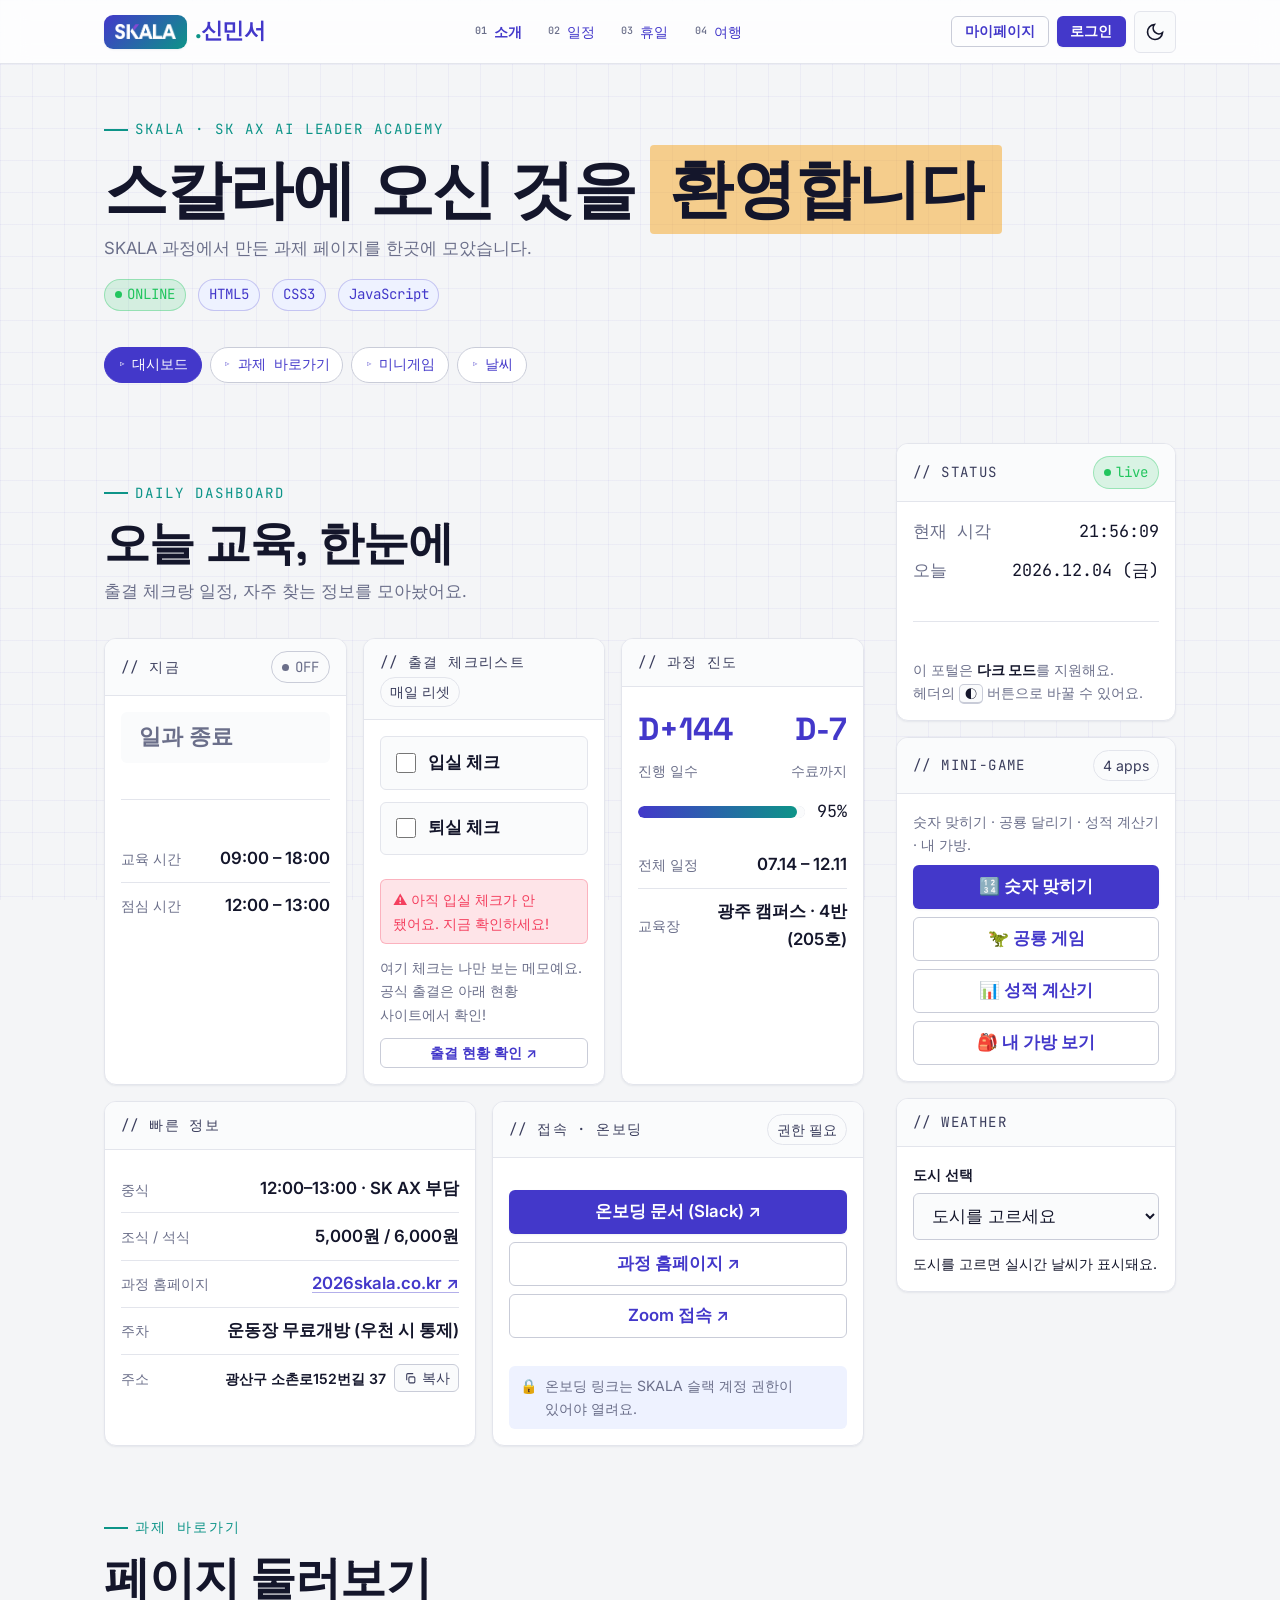
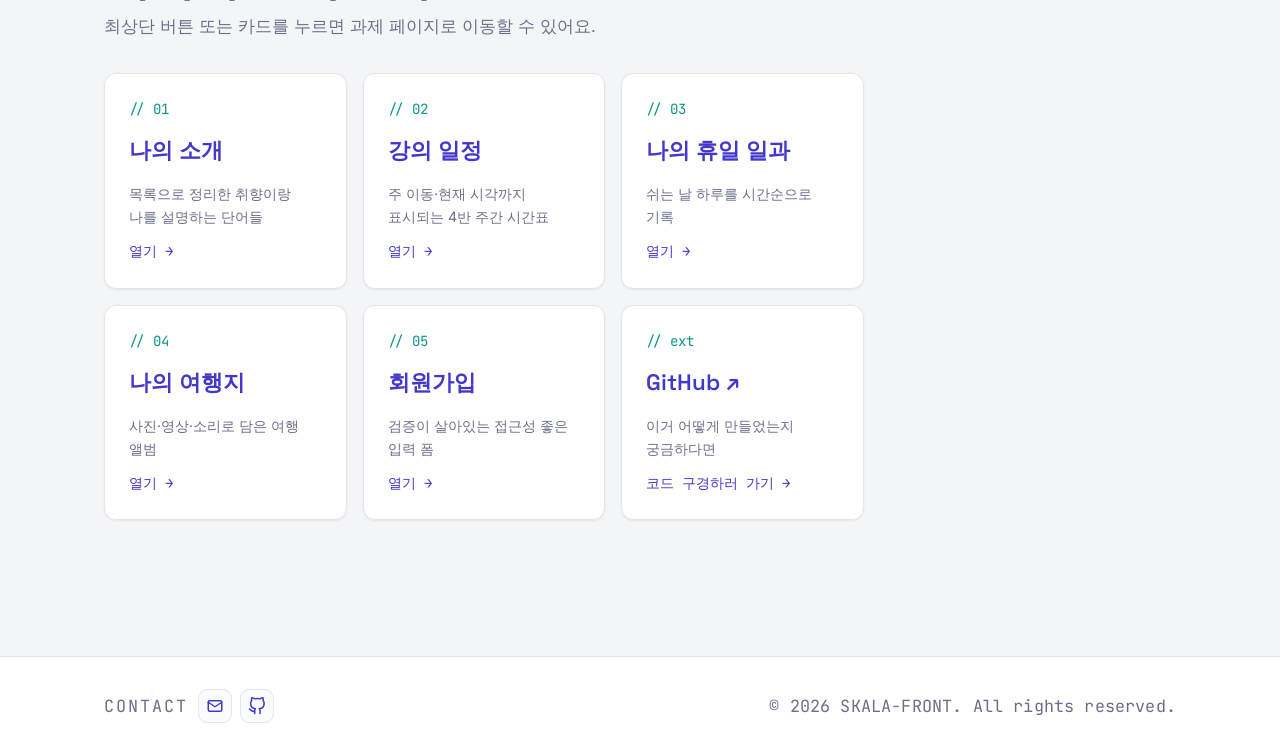
<file: index.html>
<!DOCTYPE html>
<html lang="ko" data-theme="light">
<head>
  <meta charset="UTF-8" />
  <meta name="viewport" content="width=device-width, initial-scale=1.0" />
  <meta name="description" content="SKALA AI 개발 과정 과제를 한 곳에 모은 신민서의 개인 포털 — 소개·일정·휴일·여행·회원가입과 미니 앱." />
  <meta name="author" content="신민서" />
  <meta name="color-scheme" content="light dark" />
  <meta name="theme-color" content="#4338ca" />
  <title>Welcome SKALA · 신민서</title>

  <!-- 파비콘 (인라인 SVG) -->
  <link rel="icon" href="data:image/svg+xml,%3Csvg xmlns='http://www.w3.org/2000/svg' viewBox='0 0 32 32'%3E%3Crect width='32' height='32' rx='8' fill='%234338ca'/%3E%3Ctext x='16' y='22' font-family='monospace' font-size='16' font-weight='700' fill='white' text-anchor='middle'%3ES%3C/text%3E%3C/svg%3E" />

  <!-- Google Fonts (미션1: 구글 폰트 link) -->
  <link rel="preconnect" href="https://fonts.googleapis.com" />
  <link rel="preconnect" href="https://fonts.gstatic.com" crossorigin />
  <link href="https://fonts.googleapis.com/css2?family=Inter:wght@400;500;600;700&family=Space+Grotesk:wght@400;500;600;700&family=JetBrains+Mono:wght@400;500;700&display=swap" rel="stylesheet" />

  <!-- 공통 스타일시트 -->
  <link rel="stylesheet" href="css/style.css" />

  <!-- 다크모드 FOUC 방지: 페인트 전에 저장된 테마 즉시 적용 -->
  <script>
    (function () {
      try {
        var t = localStorage.getItem("skala-theme");
        if (!t) t = matchMedia("(prefers-color-scheme: dark)").matches ? "dark" : "light";
        document.documentElement.setAttribute("data-theme", t);
      } catch (e) {}
    })();
  </script>
</head>

<body class="page">
  <a class="skip-link" href="#main">본문으로 건너뛰기</a>

  <!-- ============================ 헤더 / 네비 ============================ -->
  <header class="site-header">
    <div class="container">
      <a class="brand" href="index.html" aria-label="SKALA 신민서 홈">
        <span class="brand__logo" aria-hidden="true"><img src="media/skala-logo.png" alt="" /></span>
        <span><span class="brand__dot">.</span>신민서</span>
      </a>

      <nav class="nav" data-nav aria-label="주요 메뉴">
        <ul class="nav__list">
          <li><a class="nav__link" href="html/myProfile.html"><span class="idx">01</span> 소개</a></li>
          <li><a class="nav__link" href="html/myClass.html"><span class="idx">02</span> 일정</a></li>
          <li><a class="nav__link" href="html/myHoliday.html"><span class="idx">03</span> 휴일</a></li>
          <li><a class="nav__link" href="html/myTrip.html"><span class="idx">04</span> 여행</a></li>
        </ul>
      </nav>

      <div class="header-actions">
        <span class="auth-user" data-auth-user hidden></span>
        <a class="btn btn--ghost btn--sm" href="html/myPage.html" data-mypage-link>마이페이지</a>
        <button class="btn btn--sm" type="button" data-auth-btn>로그인</button>
        <button class="icon-btn" type="button" data-theme-toggle aria-pressed="false" aria-label="다크 모드로 전환" title="다크 모드">
          <svg class="icon-moon" viewBox="0 0 24 24" fill="none" stroke="currentColor" stroke-width="2" aria-hidden="true"><path d="M21 12.8A9 9 0 1 1 11.2 3a7 7 0 0 0 9.8 9.8z"/></svg>
          <svg class="icon-sun" viewBox="0 0 24 24" fill="none" stroke="currentColor" stroke-width="2" aria-hidden="true"><circle cx="12" cy="12" r="4"/><path d="M12 2v2M12 20v2M4.9 4.9l1.4 1.4M17.7 17.7l1.4 1.4M2 12h2M20 12h2M4.9 19.1l1.4-1.4M17.7 6.3l1.4-1.4"/></svg>
        </button>
        <button class="nav-toggle" type="button" data-nav-toggle aria-expanded="false" aria-label="메뉴 열기">
          <svg viewBox="0 0 24 24" width="22" height="22" fill="none" stroke="currentColor" stroke-width="2" aria-hidden="true"><path d="M3 6h18M3 12h18M3 18h18"/></svg>
        </button>
      </div>
    </div>
  </header>

  <!-- ============================ 본문 ============================ -->
  <main id="main">
    <div class="container">

      <!-- Hero (환영 헤딩) -->
      <section class="page-hero" aria-labelledby="hero-title">
        <p class="eyebrow">SKALA · SK AX AI Leader Academy</p>
        <h1 id="hero-title">스칼라에 오신 것을 <mark>환영합니다</mark></h1>
        <p class="section-lead">
          SKALA 과정에서 만든 과제 페이지를 한곳에 모았습니다.
        </p>
        <div class="row-wrap gap-3 mt-4">
          <span class="badge badge--live"><span class="dot" aria-hidden="true"></span> ONLINE</span>
          <span class="badge">HTML5</span>
          <span class="badge">CSS3</span>
          <span class="badge">JavaScript</span>
        </div>
      </section>

      <!-- 점프 내비: 클릭 시 해당 섹션으로 이동 + 스크롤 추적 -->
      <nav class="jump-nav" aria-label="섹션 바로가기">
        <a class="chip" href="#onboarding"><span class="idx">▹</span> 대시보드</a>
        <a class="chip" href="#shortcuts"><span class="idx">▹</span> 과제 바로가기</a>
        <a class="chip" href="#game"><span class="idx">▹</span> 미니게임</a>
        <a class="chip" href="#weather"><span class="idx">▹</span> 날씨</a>
      </nav>

      <!-- 포털 그리드: 좌(대시보드 + 바로가기) · 우(status·미니앱 sticky 사이드바) -->
      <div class="portal-grid">
        <div class="portal-main">

      <!-- ================= 온보딩 대시보드 (교육 중 실사용, dashboard.js) ================= -->
      <section id="onboarding" class="section spotlight" aria-labelledby="dash-title">
        <p class="eyebrow">Daily Dashboard</p>
        <h2 id="dash-title">오늘 교육, 한눈에</h2>
        <p class="section-lead">출결 체크랑 일정, 자주 찾는 정보를 모아놨어요.</p>

        <div class="dash-grid stagger mt-6">

          <!-- 지금 상태 -->
          <div class="widget">
            <div class="widget__head"><span class="widget__title">// 지금</span><span class="badge badge--live" id="status-live" hidden><span class="dot" aria-hidden="true"></span> live</span></div>
            <div class="widget__body stack stack-3">
              <span class="status-pill" id="status-pill" data-tone="muted">확인 중…</span>
              <p class="countdown" id="status-countdown">계산 중…</p>
              <hr class="divider mb-0" />
              <ul class="info-list">
                <li><span class="k">교육 시간</span><span class="v">09:00 – 18:00</span></li>
                <li><span class="k">점심 시간</span><span class="v">12:00 – 13:00</span></li>
              </ul>
            </div>
          </div>

          <!-- 출결 체크 (localStorage, 매일 리셋) -->
          <div class="widget">
            <div class="widget__head"><span class="widget__title">// 출결 체크리스트</span><span class="tag">매일 리셋</span></div>
            <div class="widget__body stack stack-3">
              <label class="check-item"><input type="checkbox" data-check="in" /><span class="label">입실 체크</span></label>
              <label class="check-item"><input type="checkbox" data-check="out" /><span class="label">퇴실 체크</span></label>
              <p id="attend-warn" class="attend-warn" role="alert"></p>
              <small>여기 체크는 나만 보는 메모예요. 공식 출결은 아래 현황 사이트에서 확인!</small>
              <a class="btn btn--ghost btn--sm btn--block" href="https://student.skala-ai.com/login" target="_blank" rel="noopener noreferrer">출결 현황 확인 ↗</a>
            </div>
          </div>

          <!-- 과정 진도 (D-day) -->
          <div class="widget">
            <div class="widget__head"><span class="widget__title">// 과정 진도</span></div>
            <div class="widget__body stack stack-4">
              <div class="row between">
                <div class="stat"><span class="num" id="dday-elapsed">D+1</span><span class="lbl">진행 일수</span></div>
                <div class="stat" style="text-align:right"><span class="num" id="dday-remain">D-150</span><span class="lbl">수료까지</span></div>
              </div>
              <div class="progress-row">
                <progress id="progress-bar" max="100" value="0">0%</progress>
                <span class="mono" id="progress-pct">0%</span>
              </div>
              <ul class="info-list">
                <li><span class="k">전체 일정</span><span class="v">07.14 – 12.11</span></li>
                <li><span class="k">교육장</span><span class="v">광주 캠퍼스 · 4반(205호)</span></li>
              </ul>
            </div>
          </div>

          <!-- 빠른 정보 (비민감) -->
          <div class="widget span-6">
            <div class="widget__head"><span class="widget__title">// 빠른 정보</span></div>
            <div class="widget__body">
              <ul class="info-list">
                <li><span class="k">중식</span><span class="v">12:00–13:00 · SK AX 부담</span></li>
                <li><span class="k">조식 / 석식</span><span class="v">5,000원 / 6,000원</span></li>
                <li><span class="k">과정 홈페이지</span><span class="v"><a href="https://2026skala.co.kr" target="_blank" rel="noopener">2026skala.co.kr ↗</a></span></li>
                <li><span class="k">주차</span><span class="v">운동장 무료개방 (우천 시 통제)</span></li>
                <li>
                  <span class="k">주소</span>
                  <span class="row gap-2">
                    <span class="v" style="font-size:var(--step--1)">광산구 소촌로152번길 37</span>
                    <button class="copy-btn" type="button" data-copy="전남 광주 광산구 소촌로152번길 37" aria-label="주소 복사">
                      <svg viewBox="0 0 24 24" width="14" height="14" fill="none" stroke="currentColor" stroke-width="2" aria-hidden="true"><rect x="9" y="9" width="11" height="11" rx="2"/><path d="M5 15V5a2 2 0 0 1 2-2h10"/></svg>복사
                    </button>
                  </span>
                </li>
              </ul>
            </div>
          </div>

          <!-- 접속 · 온보딩 (민감정보는 코드에 없음 → 권한 필요한 문서/사이트로 링크) -->
          <div class="widget span-6">
            <div class="widget__head"><span class="widget__title">// 접속 · 온보딩</span><span class="tag">권한 필요</span></div>
            <div class="widget__body stack stack-4">
              <p class="text-muted" style="font-size:var(--step--1)">
              </p>
              <div class="stack stack-2">
                <a class="btn btn--block" href="https://theskala.slack.com/docs/T089ENT4A2D/F0BHKPV6Q3A" target="_blank" rel="noopener noreferrer">온보딩 문서 (Slack) ↗</a>
                <a class="btn btn--ghost btn--block" href="https://2026skala.co.kr" target="_blank" rel="noopener noreferrer">과정 홈페이지 ↗</a>
                <a class="btn btn--ghost btn--block" href="https://zoom.us/join" target="_blank" rel="noopener noreferrer">Zoom 접속 ↗</a>
              </div>
              <p class="privacy-note">
                <span aria-hidden="true">🔒</span>
                <span>온보딩 링크는 SKALA 슬랙 계정 권한이 있어야 열려요.</span>
              </p>
            </div>
          </div>

        </div>
      </section>

      <!-- 좌: 바로가기 카드 (각 과제 페이지로 연결) -->
      <section id="shortcuts" class="section spotlight" aria-labelledby="nav-title">
            <p class="eyebrow">과제 바로가기</p>
            <h2 id="nav-title">페이지 둘러보기</h2>
            <p class="section-lead">최상단 버튼 또는 카드를 누르면 과제 페이지로 이동할 수 있어요.</p>

            <div class="card-grid stagger mt-6">
              <a class="card link-card" href="html/myProfile.html">
                <span class="link-card__idx">// 01</span>
                <span class="link-card__title">나의 소개</span>
                <span class="link-card__desc">목록으로 정리한 취향이랑 나를 설명하는 단어들</span>
                <span class="link-card__cta">열기 →</span>
              </a>
              <a class="card link-card" href="html/myClass.html">
                <span class="link-card__idx">// 02</span>
                <span class="link-card__title">강의 일정</span>
                <span class="link-card__desc">주 이동·현재 시각까지 표시되는 4반 주간 시간표</span>
                <span class="link-card__cta">열기 →</span>
              </a>
              <a class="card link-card" href="html/myHoliday.html">
                <span class="link-card__idx">// 03</span>
                <span class="link-card__title">나의 휴일 일과</span>
                <span class="link-card__desc">쉬는 날 하루를 시간순으로 기록</span>
                <span class="link-card__cta">열기 →</span>
              </a>
              <a class="card link-card" href="html/myTrip.html">
                <span class="link-card__idx">// 04</span>
                <span class="link-card__title">나의 여행지</span>
                <span class="link-card__desc">사진·영상·소리로 담은 여행 앨범</span>
                <span class="link-card__cta">열기 →</span>
              </a>
              <a class="card link-card" href="html/signUp.html">
                <span class="link-card__idx">// 05</span>
                <span class="link-card__title">회원가입</span>
                <span class="link-card__desc">검증이 살아있는 접근성 좋은 입력 폼</span>
                <span class="link-card__cta">열기 →</span>
              </a>
              <a class="card link-card" href="https://github.com/siamin20/skala-front#readme" target="_blank" rel="noopener">
                <span class="link-card__idx">// ext</span>
                <span class="link-card__title">GitHub ↗</span>
                <span class="link-card__desc">이거 어떻게 만들었는지 궁금하다면</span>
                <span class="link-card__cta">코드 구경하러 가기 →</span>
              </a>
            </div>
          </section>
        </div>

        <!-- 우: 사이드바 (부가 정보 + 미니 앱 마운트) -->
        <aside class="portal-aside" aria-label="상태 및 미니 앱">

          <!-- 라이브 상태 위젯 (현재 작동) -->
          <div class="widget reveal">
            <div class="widget__head">
              <span class="widget__title">// status</span>
              <span class="badge badge--live"><span class="dot" aria-hidden="true"></span> live</span>
            </div>
            <div class="widget__body stack stack-3">
              <div class="row between">
                <span class="text-muted mono">현재 시각</span>
                <time class="mono" id="clock" aria-live="off">--:--:--</time>
              </div>
              <div class="row between">
                <span class="text-muted mono">오늘</span>
                <time class="mono" id="today"></time>
              </div>
              <hr class="divider mb-0" />
              <p class="text-muted" style="font-size:var(--step--1)">
                이 포털은 <strong>다크 모드</strong>를 지원해요. 헤더의 <kbd>◐</kbd> 버튼으로 바꿀 수 있어요.
              </p>
            </div>
          </div>

          <!-- 미니앱 위젯 (upDown · dino · grade · bag) — 게임+도구 통합 -->
          <div class="widget reveal spotlight" id="game">
            <div class="widget__head">
              <span class="widget__title">// mini-game</span>
              <span class="tag">4 apps</span>
            </div>
            <div class="widget__body stack stack-2">
              <p class="text-muted" style="font-size:var(--step--1)">숫자 맞히기 · 공룡 달리기 · 성적 계산기 · 내 가방.</p>
              <button class="btn btn--block" type="button" data-game-start>🔢 숫자 맞히기</button>
              <button class="btn btn--ghost btn--block" type="button" data-dino-start>🦖 공룡 게임</button>
              <button class="btn btn--ghost btn--block" type="button" data-grade-open>📊 성적 계산기</button>
              <button class="btn btn--ghost btn--block" type="button" data-bag-open>🎒 내 가방 보기</button>
            </div>
          </div>

          <!-- 날씨 위젯 (JS 과제 때 weatherAPI 연결 예정) -->
          <div class="widget reveal spotlight" id="weather">
            <div class="widget__head">
              <span class="widget__title">// weather</span>
            </div>
            <div class="widget__body stack stack-3">
              <div class="field mb-0">
                <label for="city-select">도시 선택</label>
                <select class="select" id="city-select">
                  <option value="" selected disabled>도시를 고르세요</option>
                  <option value="__geo__">📍 현재 위치</option>
                  <optgroup label="국내">
                    <option value="서울">서울</option>
                    <option value="판교">판교</option>
                    <option value="광주">광주</option>
                    <option value="울산">울산</option>
                    <option value="부산">부산</option>
                  </optgroup>
                  <optgroup label="해외">
                    <option value="도쿄">도쿄</option>
                    <option value="오사카">오사카</option>
                    <option value="타이베이">타이베이</option>
                    <option value="싱가포르">싱가포르</option>
                    <option value="파리">파리</option>
                    <option value="런던">런던</option>
                    <option value="뉴욕">뉴욕</option>
                    <option value="시드니">시드니</option>
                  </optgroup>
                </select>
              </div>
              <div id="weather-box" class="wx-box text-muted" style="font-size:var(--step--1)" aria-live="polite">
                도시를 고르면 실시간 날씨가 표시돼요.
              </div>
            </div>
          </div>

        </aside>
      </div>
    </div>
  </main>

  <!-- ============================ 푸터 ============================ -->
  <footer class="site-footer">
    <div class="container">
      <address class="foot-contact">
        <span class="foot-contact__label">Contact</span>
        <a class="foot-ico" href="mailto:msshin132529@gmail.com" aria-label="이메일 보내기" title="msshin132529@gmail.com">
          <svg viewBox="0 0 24 24" width="18" height="18" fill="none" stroke="currentColor" stroke-width="2" stroke-linecap="round" stroke-linejoin="round" aria-hidden="true"><rect x="3" y="5" width="18" height="14" rx="2"/><path d="m3 7 9 6 9-6"/></svg>
        </a>
        <a class="foot-ico" href="https://github.com/siamin20" target="_blank" rel="noopener" aria-label="GitHub 프로필 (새 창)" title="github.com/siamin20">
          <svg viewBox="0 0 24 24" width="18" height="18" fill="none" stroke="currentColor" stroke-width="2" stroke-linecap="round" stroke-linejoin="round" aria-hidden="true"><path d="M9 19c-5 1.5-5-2.5-7-3m14 6v-3.87a3.37 3.37 0 0 0-.94-2.61c3.14-.35 6.44-1.54 6.44-7A5.44 5.44 0 0 0 20 4.77 5.07 5.07 0 0 0 19.91 1S18.73.65 16 2.48a13.38 13.38 0 0 0-7 0C6.27.65 5.09 1 5.09 1A5.07 5.07 0 0 0 5 4.77a5.44 5.44 0 0 0-1.5 3.78c0 5.42 3.3 6.61 6.44 7A3.37 3.37 0 0 0 9 18.13V22"/></svg>
        </a>
      </address>
      <p class="foot-meta">&copy; <time datetime="2026">2026</time> SKALA-FRONT. All rights reserved.</p>
    </div>
  </footer>

  <button class="to-top" type="button" data-to-top aria-label="맨 위로 이동">
    <svg viewBox="0 0 24 24" width="20" height="20" fill="none" stroke="currentColor" stroke-width="2.5" aria-hidden="true"><path d="M12 19V5M5 12l7-7 7 7"/></svg>
  </button>

  <!-- ===== 미니게임: Up & Down (upDown.js) ===== -->
  <dialog class="game-dialog" id="upDownDialog" aria-labelledby="udTitle">
    <div class="dialog__body">
      <h3 id="udTitle">🎯 Up &amp; Down</h3>
      <p class="text-muted" style="font-size:var(--step--1)">1부터 50까지, 숨겨진 숫자를 맞혀보세요.</p>
      <form class="ud-form" data-ud-form>
        <input class="input" type="number" min="1" max="50" inputmode="numeric" placeholder="1 ~ 50" data-ud-input aria-label="추측할 숫자" required />
        <button class="btn" type="submit">확인</button>
      </form>
      <p class="ud-hint" data-ud-hint aria-live="polite">숫자를 입력하고 확인을 눌러요.</p>
      <ul class="ud-log" data-ud-log aria-label="시도 기록"></ul>
      <div class="ud-foot">
        <span class="mono" data-ud-count>시도 0회</span>
        <button class="btn btn--ghost btn--sm" type="button" data-ud-reset>새 게임</button>
      </div>
      <button class="btn btn--ghost btn--sm ud-close" type="button" data-ud-close>닫기</button>
      <button class="classic-link" type="button" data-ud-classic>⌨ 교재 방식(prompt)으로 하기</button>
    </div>
  </dialog>

  <!-- ===== 공룡 게임 (dino.js · canvas) ===== -->
  <dialog class="dino-dialog" id="dinoDialog" aria-labelledby="dinoTitle">
    <div class="dialog__body">
      <h3 id="dinoTitle">🦖 공룡 게임</h3>
      <p class="text-muted" style="font-size:var(--step--1)">스페이스 · 클릭 · 탭으로 점프! 선인장을 피하세요.</p>
      <canvas id="dinoCanvas" width="600" height="160" tabindex="0" aria-label="공룡 달리기 게임 캔버스"></canvas>
      <div class="dino-foot">
        <span class="mono" data-dino-score>0</span>
        <span class="dino-hint" data-dino-hint>스페이스 · 클릭으로 점프</span>
        <span class="mono text-muted" data-dino-best>최고 0</span>
      </div>
      <button class="btn btn--ghost btn--sm ud-close" type="button" data-dino-close>닫기</button>
    </div>
  </dialog>

  <!-- ===== 성적 계산기 (grade.js) ===== -->
  <dialog class="grade-dialog" id="gradeDialog" aria-labelledby="gradeTitle">
    <div class="dialog__body">
      <h3 id="gradeTitle">📊 성적 계산기</h3>
      <p class="text-muted" style="font-size:var(--step--1)">과목별 점수(0~100)를 넣으면 평균·합격·등급을 계산해요.</p>
      <form class="grade-form" data-grade-form>
        <!-- 과목 입력 행은 grade.js가 subjects 배열로 생성 -->
      </form>
      <div class="grade-result" data-grade-result hidden></div>
      <div class="ud-foot">
        <button class="btn btn--sm" type="button" data-grade-calc>계산하기</button>
        <button class="btn btn--ghost btn--sm" type="button" data-grade-reset>초기화</button>
      </div>
      <button class="btn btn--ghost btn--sm ud-close" type="button" data-grade-close>닫기</button>
      <button class="classic-link" type="button" data-grade-classic>⌨ 교재 방식(prompt)으로 하기</button>
    </div>
  </dialog>

  <!-- ===== 내 가방 (bag.js) ===== -->
  <dialog class="bag-dialog" id="bagDialog" aria-labelledby="bagTitle">
    <div class="dialog__body">
      <h3 id="bagTitle">🎒 내 가방</h3>
      <p class="text-muted" style="font-size:var(--step--1)">오늘 교육장 갈 때 챙긴 것들.</p>
      <ul class="bag-list" data-bag-list></ul>
      <p class="mono bag-total" data-bag-total></p>
      <button class="btn btn--ghost btn--sm ud-close" type="button" data-bag-close>닫기</button>
      <button class="classic-link" type="button" data-bag-classic>⌨ 교재 방식(alert)으로 보기</button>
    </div>
  </dialog>

  <!-- 라이브 시계 (사이드바 status 위젯) -->
  <script>
    (function () {
      var clock = document.getElementById("clock");
      var today = document.getElementById("today");
      var days = ["일", "월", "화", "수", "목", "금", "토"];
      function tick() {
        var d = new Date();
        var p = function (n) { return String(n).padStart(2, "0"); };
        if (clock) {
          clock.textContent = p(d.getHours()) + ":" + p(d.getMinutes()) + ":" + p(d.getSeconds());
          clock.setAttribute("datetime", d.toISOString());
        }
        if (today) {
          today.textContent = d.getFullYear() + "." + p(d.getMonth() + 1) + "." + p(d.getDate()) + " (" + days[d.getDay()] + ")";
        }
      }
      tick();
      setInterval(tick, 1000);
    })();
  </script>

  <script src="script/theme.js"></script>
  <script src="script/app.js"></script>
  <script src="script/auth.js"></script>
  <script src="script/dashboard.js"></script>
  <!-- 미니앱 (일반 스크립트) -->
  <script src="script/upDown.js"></script>
  <script src="script/dino.js"></script>
  <script src="script/grade.js"></script>
  <script src="script/bag.js"></script>
  <!-- 실시간 날씨 (ES 모듈: realtimeInfo.js 가 weatherAPI.js 를 import) -->
  <script type="module" src="script/realtimeInfo.js"></script>
</body>
</html>
</file>
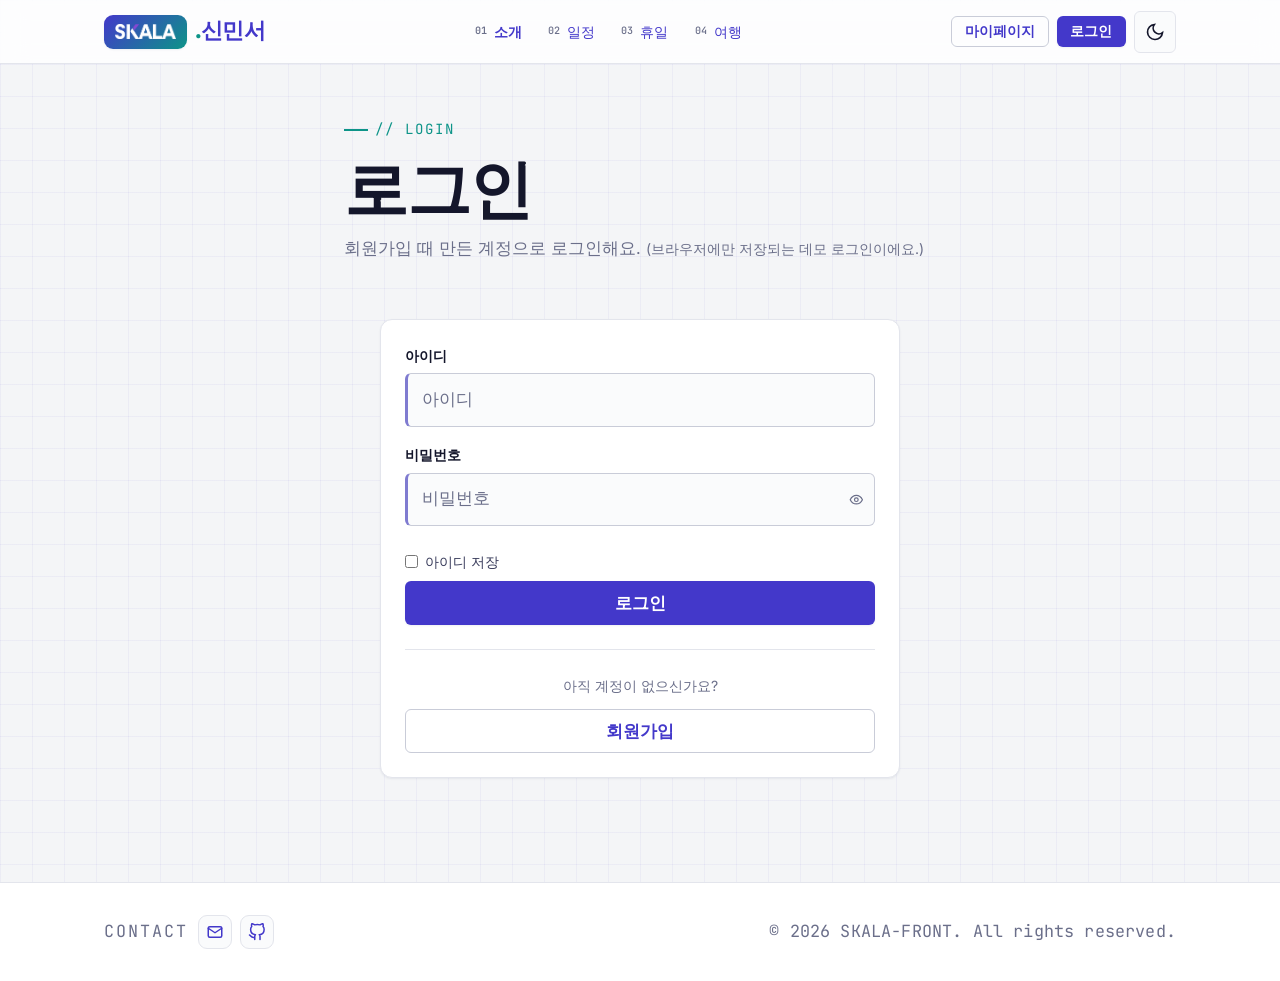
<file: html/login.html>
<!DOCTYPE html>
<html lang="ko" data-theme="light">
<head>
  <meta charset="UTF-8" />
  <meta name="viewport" content="width=device-width, initial-scale=1.0" />
  <meta name="description" content="브라우저에 저장된 계정으로 로그인 — SKALA 신민서 데모." />
  <meta name="author" content="신민서" />
  <meta name="color-scheme" content="light dark" />
  <meta name="theme-color" content="#4338ca" />
  <title>로그인 · SKALA.신민서</title>

  <link rel="icon" href="data:image/svg+xml,%3Csvg xmlns='http://www.w3.org/2000/svg' viewBox='0 0 32 32'%3E%3Crect width='32' height='32' rx='8' fill='%234338ca'/%3E%3Ctext x='16' y='22' font-family='monospace' font-size='16' font-weight='700' fill='white' text-anchor='middle'%3ES%3C/text%3E%3C/svg%3E" />

  <link rel="preconnect" href="https://fonts.googleapis.com" />
  <link rel="preconnect" href="https://fonts.gstatic.com" crossorigin />
  <link href="https://fonts.googleapis.com/css2?family=Inter:wght@400;500;600;700&family=Space+Grotesk:wght@400;500;600;700&family=JetBrains+Mono:wght@400;500;700&display=swap" rel="stylesheet" />
  <link rel="stylesheet" href="../css/style.css" />

  <script>
    (function () {
      try {
        var t = localStorage.getItem("skala-theme");
        if (!t) t = matchMedia("(prefers-color-scheme: dark)").matches ? "dark" : "light";
        document.documentElement.setAttribute("data-theme", t);
      } catch (e) {}
    })();
  </script>
</head>

<body class="page">
  <a class="skip-link" href="#main">본문으로 건너뛰기</a>

  <header class="site-header">
    <div class="container">
      <a class="brand" href="../index.html" aria-label="SKALA 신민서 홈">
        <span class="brand__logo" aria-hidden="true"><img src="../media/skala-logo.png" alt="" /></span>
        <span><span class="brand__dot">.</span>신민서</span>
      </a>
      <nav class="nav" data-nav aria-label="주요 메뉴">
        <ul class="nav__list">
          <li><a class="nav__link" href="myProfile.html"><span class="idx">01</span> 소개</a></li>
          <li><a class="nav__link" href="myClass.html"><span class="idx">02</span> 일정</a></li>
          <li><a class="nav__link" href="myHoliday.html"><span class="idx">03</span> 휴일</a></li>
          <li><a class="nav__link" href="myTrip.html"><span class="idx">04</span> 여행</a></li>
        </ul>
      </nav>
      <div class="header-actions">
        <span class="auth-user" data-auth-user hidden></span>
        <a class="btn btn--ghost btn--sm" href="myPage.html" data-mypage-link>마이페이지</a>
        <button class="btn btn--sm" type="button" data-auth-btn>로그인</button>
        <button class="icon-btn" type="button" data-theme-toggle aria-pressed="false" aria-label="다크 모드로 전환" title="다크 모드">
          <svg class="icon-moon" viewBox="0 0 24 24" fill="none" stroke="currentColor" stroke-width="2" aria-hidden="true"><path d="M21 12.8A9 9 0 1 1 11.2 3a7 7 0 0 0 9.8 9.8z"/></svg>
          <svg class="icon-sun" viewBox="0 0 24 24" fill="none" stroke="currentColor" stroke-width="2" aria-hidden="true"><circle cx="12" cy="12" r="4"/><path d="M12 2v2M12 20v2M4.9 4.9l1.4 1.4M17.7 17.7l1.4 1.4M2 12h2M20 12h2M4.9 19.1l1.4-1.4M17.7 6.3l1.4-1.4"/></svg>
        </button>
        <button class="nav-toggle" type="button" data-nav-toggle aria-expanded="false" aria-label="메뉴 열기">
          <svg viewBox="0 0 24 24" width="22" height="22" fill="none" stroke="currentColor" stroke-width="2" aria-hidden="true"><path d="M3 6h18M3 12h18M3 18h18"/></svg>
        </button>
      </div>
    </div>
  </header>

  <main id="main">
    <div class="container narrow">

      <section class="page-hero" aria-labelledby="l-title">
        <p class="eyebrow">// Login</p>
        <h1 id="l-title">로그인</h1>
        <p class="section-lead">회원가입 때 만든 계정으로 로그인해요. <small class="text-muted">(브라우저에만 저장되는 데모 로그인이에요.)</small></p>
      </section>

      <section class="section" aria-labelledby="login-title">
        <h2 id="login-title" class="sr-only">로그인 폼</h2>
        <div class="card auth-card">
          <form data-login-form autocomplete="on" novalidate>
            <div class="field">
              <label for="loginId">아이디</label>
              <input class="input" type="text" id="loginId" name="loginId" placeholder="아이디" required autocomplete="username" />
            </div>
            <div class="field">
              <label for="loginPw">비밀번호</label>
              <div class="input-wrap">
                <input class="input" type="password" id="loginPw" name="loginPw" placeholder="비밀번호" required autocomplete="current-password" />
                <button type="button" class="pw-toggle" data-pw-toggle="loginPw" aria-label="비밀번호 표시" aria-pressed="false">
                  <svg class="eye-on" viewBox="0 0 24 24" width="18" height="18" fill="none" stroke="currentColor" stroke-width="2" aria-hidden="true"><path d="M2 12s3.5-7 10-7 10 7 10 7-3.5 7-10 7-10-7-10-7z"/><circle cx="12" cy="12" r="3"/></svg>
                  <svg class="eye-off" viewBox="0 0 24 24" width="18" height="18" fill="none" stroke="currentColor" stroke-width="2" aria-hidden="true"><path d="M2 12s3.5-7 10-7c2 0 3.8.6 5.3 1.5M22 12s-3.5 7-10 7c-2 0-3.8-.6-5.3-1.5"/><path d="M4 4l16 16"/></svg>
                </button>
              </div>
            </div>
            <label class="check-line"><input type="checkbox" id="rememberId" /> 아이디 저장</label>
            <p class="field-status" data-login-error data-state="bad" role="alert" aria-live="assertive"></p>
            <div class="form-actions">
              <button class="btn btn--block" type="submit">로그인</button>
            </div>
          </form>

          <hr class="divider" />
          <p class="auth-alt">아직 계정이 없으신가요?</p>
          <a class="btn btn--ghost btn--block" href="signUp.html">회원가입</a>
        </div>
      </section>

    </div>
  </main>

  <!-- ============================ 푸터 ============================ -->
  <footer class="site-footer">
    <div class="container">
      <address class="foot-contact">
        <span class="foot-contact__label">Contact</span>
        <a class="foot-ico" href="mailto:msshin132529@gmail.com" aria-label="이메일 보내기" title="msshin132529@gmail.com">
          <svg viewBox="0 0 24 24" width="18" height="18" fill="none" stroke="currentColor" stroke-width="2" stroke-linecap="round" stroke-linejoin="round" aria-hidden="true"><rect x="3" y="5" width="18" height="14" rx="2"/><path d="m3 7 9 6 9-6"/></svg>
        </a>
        <a class="foot-ico" href="https://github.com/siamin20" target="_blank" rel="noopener" aria-label="GitHub 프로필 (새 창)" title="github.com/siamin20">
          <svg viewBox="0 0 24 24" width="18" height="18" fill="none" stroke="currentColor" stroke-width="2" stroke-linecap="round" stroke-linejoin="round" aria-hidden="true"><path d="M9 19c-5 1.5-5-2.5-7-3m14 6v-3.87a3.37 3.37 0 0 0-.94-2.61c3.14-.35 6.44-1.54 6.44-7A5.44 5.44 0 0 0 20 4.77 5.07 5.07 0 0 0 19.91 1S18.73.65 16 2.48a13.38 13.38 0 0 0-7 0C6.27.65 5.09 1 5.09 1A5.07 5.07 0 0 0 5 4.77a5.44 5.44 0 0 0-1.5 3.78c0 5.42 3.3 6.61 6.44 7A3.37 3.37 0 0 0 9 18.13V22"/></svg>
        </a>
      </address>
      <p class="foot-meta">&copy; <time datetime="2026">2026</time> SKALA-FRONT. All rights reserved.</p>
    </div>
  </footer>

  <button class="to-top" type="button" data-to-top aria-label="맨 위로 이동">
    <svg viewBox="0 0 24 24" width="20" height="20" fill="none" stroke="currentColor" stroke-width="2.5" aria-hidden="true"><path d="M12 19V5M5 12l7-7 7 7"/></svg>
  </button>

  <script src="../script/theme.js"></script>
  <script src="../script/app.js"></script>
  <script src="../script/auth.js"></script>
  <script>
    (function () {
      var form = document.querySelector("[data-login-form]");
      var id = document.getElementById("loginId");
      var pw = document.getElementById("loginPw");
      var remember = document.getElementById("rememberId");
      var errEl = document.querySelector("[data-login-error]");

      // 비밀번호 보기 토글
      var tog = document.querySelector("[data-pw-toggle]");
      if (tog) tog.addEventListener("click", function () {
        var show = pw.type === "password";
        pw.type = show ? "text" : "password";
        tog.setAttribute("aria-pressed", String(show));
        tog.classList.toggle("is-on", show);
      });

      // 아이디 저장 프리필
      var saved = SkalaAuth.getRememberedId();
      if (saved) { id.value = saved; remember.checked = true; }

      form.addEventListener("submit", function (e) {
        e.preventDefault();
        errEl.textContent = "";
        var uid = id.value.trim();
        if (!uid || !pw.value) { errEl.textContent = "아이디와 비밀번호를 입력하세요."; return; }
        var btn = form.querySelector('[type="submit"]');
        btn.disabled = true;
        SkalaAuth.login(uid, pw.value).then(function (res) {
          btn.disabled = false;
          if (res.ok) {
            SkalaAuth.rememberId(remember.checked ? uid : null);
            location.href = SkalaAuth.paths.mypage;
          } else if (res.reason === "noid") {
            errEl.textContent = "가입된 아이디가 아니에요. 먼저 회원가입 해주세요.";
          } else {
            errEl.textContent = "비밀번호가 올바르지 않아요.";
          }
        });
      });
    })();
  </script>
</body>
</html>
</file>
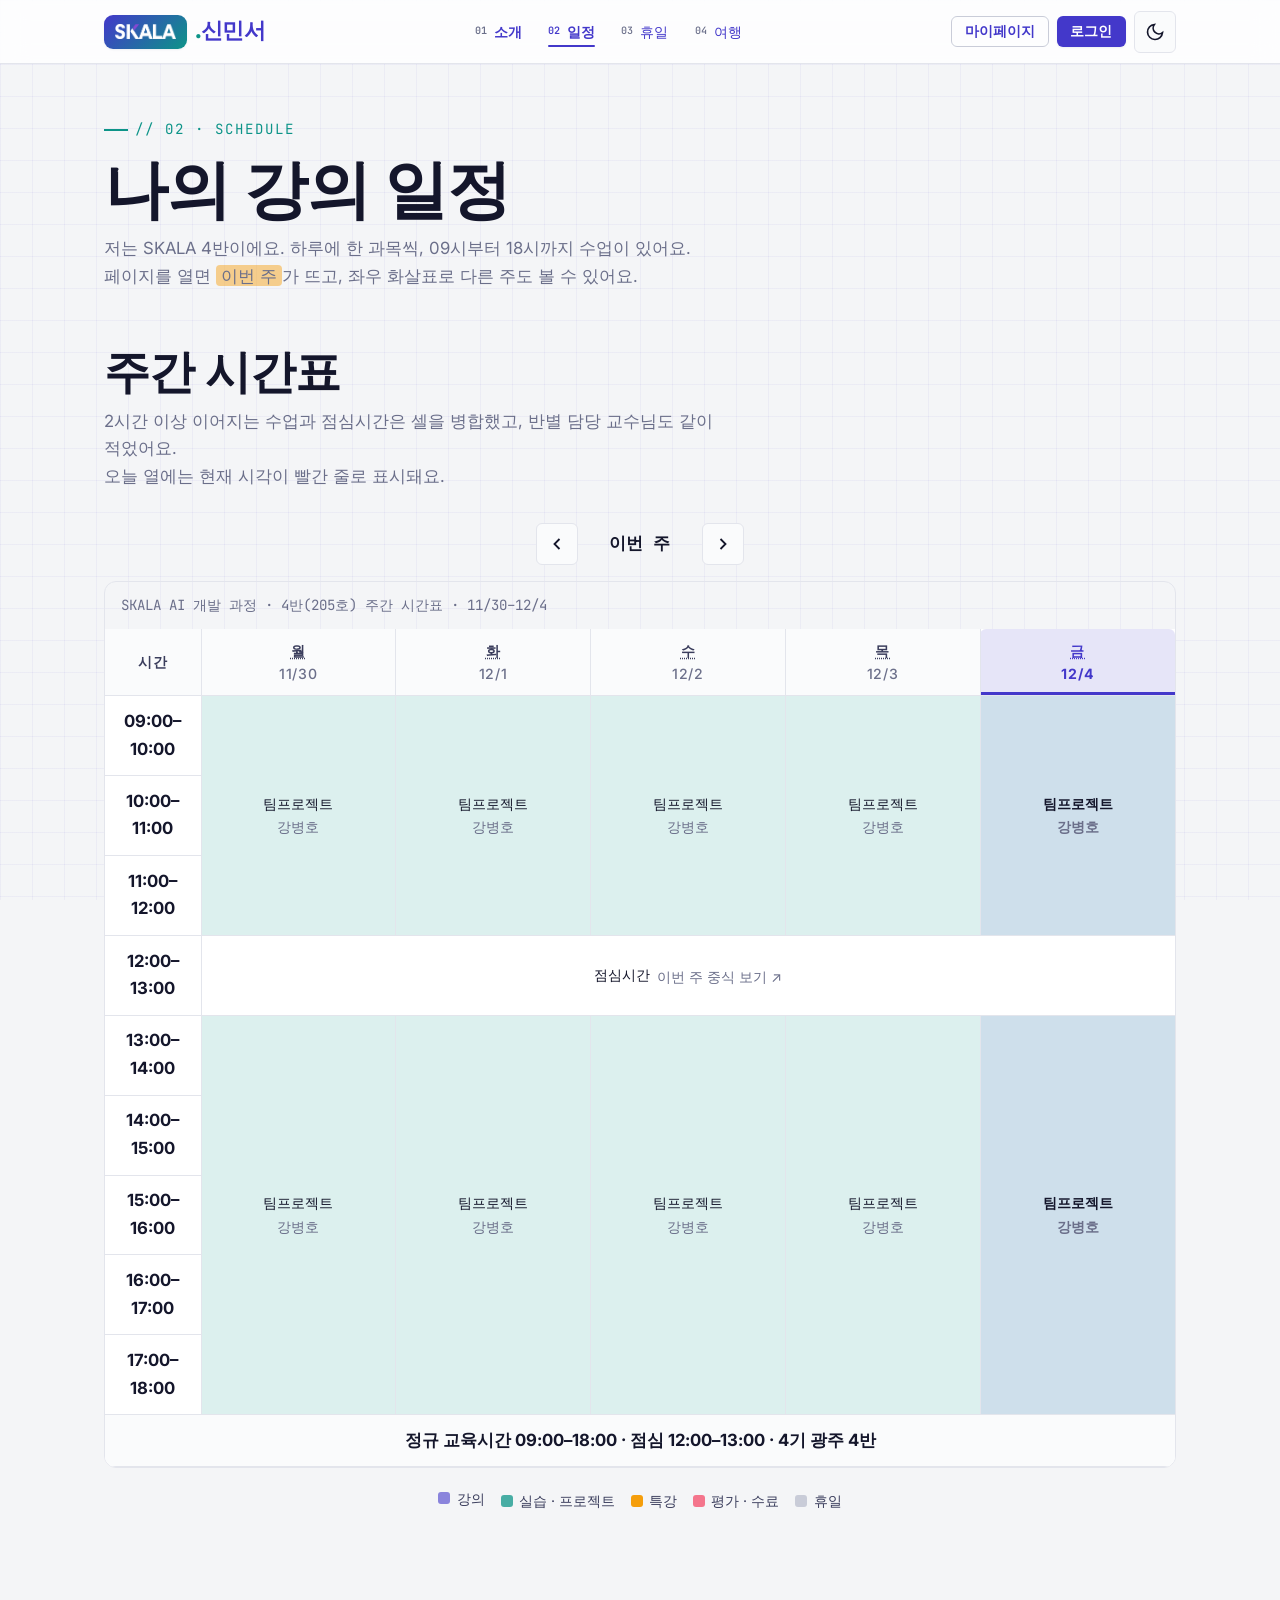
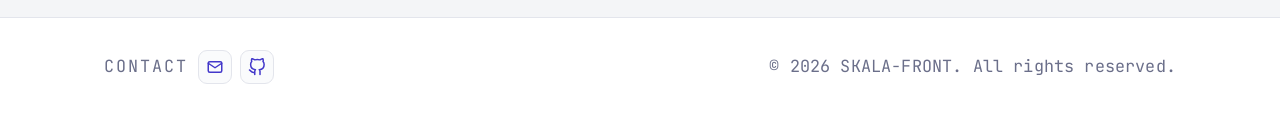
<file: html/myClass.html>
<!DOCTYPE html>
<html lang="ko" data-theme="light">
<head>
  <meta charset="UTF-8" />
  <meta name="viewport" content="width=device-width, initial-scale=1.0" />
  <meta name="description" content="SKALA AI 개발 과정 4반 주간 강의 시간표 — 주 이동·현재 시각 표시 포함." />
  <meta name="author" content="신민서" />
  <meta name="color-scheme" content="light dark" />
  <meta name="theme-color" content="#4338ca" />
  <title>나의 강의 일정 · SKALA.신민서</title>

  <link rel="icon" href="data:image/svg+xml,%3Csvg xmlns='http://www.w3.org/2000/svg' viewBox='0 0 32 32'%3E%3Crect width='32' height='32' rx='8' fill='%234338ca'/%3E%3Ctext x='16' y='22' font-family='monospace' font-size='16' font-weight='700' fill='white' text-anchor='middle'%3ES%3C/text%3E%3C/svg%3E" />

  <link rel="preconnect" href="https://fonts.googleapis.com" />
  <link rel="preconnect" href="https://fonts.gstatic.com" crossorigin />
  <link href="https://fonts.googleapis.com/css2?family=Inter:wght@400;500;600;700&family=Space+Grotesk:wght@400;500;600;700&family=JetBrains+Mono:wght@400;500;700&display=swap" rel="stylesheet" />
  <link rel="stylesheet" href="../css/style.css" />

  <!-- 다크모드 FOUC 방지 (JavaScript — 이 페이지는 '파일 내 CSS 0줄' 규칙 대상) -->
  <script>
    (function () {
      try {
        var t = localStorage.getItem("skala-theme");
        if (!t) t = matchMedia("(prefers-color-scheme: dark)").matches ? "dark" : "light";
        document.documentElement.setAttribute("data-theme", t);
      } catch (e) {}
    })();
  </script>
</head>

<body class="page">
  <a class="skip-link" href="#main">본문으로 건너뛰기</a>

  <header class="site-header">
    <div class="container">
      <a class="brand" href="../index.html" aria-label="SKALA 신민서 홈">
        <span class="brand__logo" aria-hidden="true"><img src="../media/skala-logo.png" alt="" /></span>
        <span><span class="brand__dot">.</span>신민서</span>
      </a>
      <nav class="nav" data-nav aria-label="주요 메뉴">
        <ul class="nav__list">
          <li><a class="nav__link" href="myProfile.html"><span class="idx">01</span> 소개</a></li>
          <li><a class="nav__link" href="myClass.html"><span class="idx">02</span> 일정</a></li>
          <li><a class="nav__link" href="myHoliday.html"><span class="idx">03</span> 휴일</a></li>
          <li><a class="nav__link" href="myTrip.html"><span class="idx">04</span> 여행</a></li>
        </ul>
      </nav>
      <div class="header-actions">
        <span class="auth-user" data-auth-user hidden></span>
        <a class="btn btn--ghost btn--sm" href="myPage.html" data-mypage-link>마이페이지</a>
        <button class="btn btn--sm" type="button" data-auth-btn>로그인</button>
        <button class="icon-btn" type="button" data-theme-toggle aria-pressed="false" aria-label="다크 모드로 전환" title="다크 모드">
          <svg class="icon-moon" viewBox="0 0 24 24" fill="none" stroke="currentColor" stroke-width="2" aria-hidden="true"><path d="M21 12.8A9 9 0 1 1 11.2 3a7 7 0 0 0 9.8 9.8z"/></svg>
          <svg class="icon-sun" viewBox="0 0 24 24" fill="none" stroke="currentColor" stroke-width="2" aria-hidden="true"><circle cx="12" cy="12" r="4"/><path d="M12 2v2M12 20v2M4.9 4.9l1.4 1.4M17.7 17.7l1.4 1.4M2 12h2M20 12h2M4.9 19.1l1.4-1.4M17.7 6.3l1.4-1.4"/></svg>
        </button>
        <button class="nav-toggle" type="button" data-nav-toggle aria-expanded="false" aria-label="메뉴 열기">
          <svg viewBox="0 0 24 24" width="22" height="22" fill="none" stroke="currentColor" stroke-width="2" aria-hidden="true"><path d="M3 6h18M3 12h18M3 18h18"/></svg>
        </button>
      </div>
    </div>
  </header>

  <main id="main">
    <div class="container">

      <section class="page-hero" aria-labelledby="c-title">
        <p class="eyebrow">// 02 · Schedule</p>
        <h1 id="c-title">나의 강의 일정</h1>
        <p class="section-lead">
          저는 SKALA 4반이에요. 하루에 한 과목씩, 09시부터 18시까지 수업이 있어요.<br>
          페이지를 열면 <mark>이번 주</mark>가 뜨고, 좌우 화살표로 다른 주도 볼 수 있어요.
        </p>
      </section>

      <section class="section" aria-labelledby="tt">
        <h2 id="tt">주간 시간표</h2>
        <p class="section-lead">2시간 이상 이어지는 수업과 점심시간은 셀을 병합했고, 반별 담당 교수님도 같이 적었어요. <br>오늘 열에는 현재 시각이 빨간 줄로 표시돼요.</p>

        <!-- 주 이동 네비 (JS: schedule.js) -->
        <div class="week-nav mt-6">
          <button class="icon-btn" type="button" data-week-prev aria-label="이전 주 시간표">
            <svg viewBox="0 0 24 24" width="20" height="20" fill="none" stroke="currentColor" stroke-width="2.2" aria-hidden="true"><path d="M15 18l-6-6 6-6"/></svg>
          </button>
          <span class="week-nav__label" data-week-label>이번 주</span>
          <button class="icon-btn" type="button" data-week-next aria-label="다음 주 시간표">
            <svg viewBox="0 0 24 24" width="20" height="20" fill="none" stroke="currentColor" stroke-width="2.2" aria-hidden="true"><path d="M9 6l6 6-6 6"/></svg>
          </button>
        </div>

        <!-- data-timetable: 현재 시각 가로줄(now-line)의 기준 컨테이너 -->
        <div class="table-wrap mt-4" data-timetable>
          <!-- 현재 시각 표시줄 (스타일은 외부 CSS, 위치는 schedule.js가 '오늘 열'에만) -->
          <div class="now-line" data-now-line hidden><span class="now-line__tag">지금</span></div>

          <table>
            <caption>SKALA AI 개발 과정 · 4반(205호) 주간 시간표</caption>

            <colgroup>
              <col span="1" />
              <col span="5" />
            </colgroup>

            <thead>
              <tr>
                <th scope="col">시간</th>
                <th scope="col" data-day="1"><abbr title="월요일">월</abbr><br /><small data-date>7/13</small></th>
                <th scope="col" data-day="2"><abbr title="화요일">화</abbr><br /><small data-date>7/14</small></th>
                <th scope="col" data-day="3"><abbr title="수요일">수</abbr><br /><small data-date>7/15</small></th>
                <th scope="col" data-day="4"><abbr title="목요일">목</abbr><br /><small data-date>7/16</small></th>
                <th scope="col" data-day="5"><abbr title="금요일">금</abbr><br /><small data-date>7/17</small></th>
              </tr>
            </thead>

            <!--
              tbody: 1시간 단위 격자(09:00–18:00)의 '정적 폴백'.
              · 이 표 자체가 무JS 환경·소스 열람 시 보이는 실제 콘텐츠 →
                셀 병합(rowspan/colspan)·caption/colgroup/tfoot/scope 등 필수요소를 소스에 보장.
              · schedule.js가 로드되면 오늘이 속한 '현재 주'로 tbody를 다시 그리고
                주 이동·현재 시각 줄·과제 실습 계산을 얹음(점진적 향상).
              · 여기 박힌 주는 개강 첫 주(7/13–17) 스냅샷. 오늘 강조는 JS가 런타임에 재계산.
            -->
            <tbody>
              <tr>
                <th scope="row">09:00–10:00</th>
                <!-- 오전 09:00–12:00: 각 과목 3칸 세로 병합(rowspan="3") -->
                <td rowspan="3" data-col="1" data-slot="am" data-cat="off">과정 시작 전</td>
                <td rowspan="3" data-col="2" data-slot="am" data-cat="lecture">생활 안내 · Q&amp;A<br />출결 · FAQ<br />반별 자기소개<br /><small>심요한</small></td>
                <td rowspan="3" data-col="3" data-slot="am" data-cat="lecture">HTML · CSS · JavaScript<br /><small>엄진영</small></td>
                <td rowspan="3" data-col="4" data-slot="am" data-cat="lecture" data-today>HTML · CSS · JavaScript<br /><small>엄진영</small></td>
                <td rowspan="3" data-col="5" data-slot="am" data-cat="off">대체휴일 (개천절)</td>
              </tr>
              <tr><th scope="row">10:00–11:00</th></tr>
              <tr><th scope="row">11:00–12:00</th></tr>
              <tr>
                <th scope="row">12:00–13:00</th>
                <!-- 점심: 가로 병합(colspan). 클릭하면 그 주 중식 메뉴 모달 (schedule.js) -->
                <td colspan="5">
                  <button class="lunch-btn" type="button" data-lunch>점심시간 <small>이번 주 중식 보기 ↗</small></button>
                </td>
              </tr>
              <tr>
                <th scope="row">13:00–14:00</th>
                <!-- 오후 13:00–18:00. 목요일은 HTML 과목 마지막 날 → 강의 3칸 + 과제실습 2칸 -->
                <td rowspan="5" data-col="1" data-slot="pm" data-cat="off">과정 시작 전</td>
                <td rowspan="5" data-col="2" data-slot="pm" data-cat="lecture">Git 이해 및 활용<br /><small>엄진영</small></td>
                <td rowspan="5" data-col="3" data-slot="pm" data-cat="lecture">HTML · CSS · JavaScript<br /><small>엄진영</small></td>
                <td rowspan="3" data-col="4" data-slot="pm" data-cat="lecture" data-today>HTML · CSS · JavaScript<br /><small>엄진영</small></td>
                <td rowspan="5" data-col="5" data-slot="pm" data-cat="off">대체휴일 (개천절)</td>
              </tr>
              <tr><th scope="row">14:00–15:00</th></tr>
              <tr><th scope="row">15:00–16:00</th></tr>
              <tr>
                <th scope="row">16:00–17:00</th>
                <!-- 목요일 과제 실습 2시간 칸(16:00–18:00) -->
                <td rowspan="2" data-cat="lab" data-today>과제 실습</td>
              </tr>
              <tr><th scope="row">17:00–18:00</th></tr>
            </tbody>

            <tfoot>
              <tr>
                <td colspan="6">정규 교육시간 09:00–18:00 · 점심 12:00–13:00 · 4기 광주 4반</td>
              </tr>
            </tfoot>
          </table>
        </div>

        <!-- 색상 범례 -->
        <ul class="cat-legend" aria-label="과목 색상 범례">
          <li><span class="cat-dot" data-cat="lecture" aria-hidden="true"></span> 강의</li>
          <li><span class="cat-dot" data-cat="lab" aria-hidden="true"></span> 실습 · 프로젝트</li>
          <li><span class="cat-dot" data-cat="special" aria-hidden="true"></span> 특강</li>
          <li><span class="cat-dot" data-cat="eval" aria-hidden="true"></span> 평가 · 수료</li>
          <li><span class="cat-dot" data-cat="off" aria-hidden="true"></span> 휴일</li>
        </ul>
      </section>

      <!-- 점심 중식 메뉴 모달 (schedule.js 가 그 주 메뉴로 채움) -->
      <dialog class="menu-dialog" data-lunch-dialog aria-label="이번 주 중식 메뉴">
        <div class="dialog__body">
          <h3 data-menu-title>이번 주 중식</h3>
          <div data-menu-body></div>
          <button class="btn btn--ghost btn--sm mt-4" type="button" data-menu-close>닫기</button>
        </div>
      </dialog>

    </div>
  </main>

  <!-- ============================ 푸터 ============================ -->
  <footer class="site-footer">
    <div class="container">
      <address class="foot-contact">
        <span class="foot-contact__label">Contact</span>
        <a class="foot-ico" href="mailto:msshin132529@gmail.com" aria-label="이메일 보내기" title="msshin132529@gmail.com">
          <svg viewBox="0 0 24 24" width="18" height="18" fill="none" stroke="currentColor" stroke-width="2" stroke-linecap="round" stroke-linejoin="round" aria-hidden="true"><rect x="3" y="5" width="18" height="14" rx="2"/><path d="m3 7 9 6 9-6"/></svg>
        </a>
        <a class="foot-ico" href="https://github.com/siamin20" target="_blank" rel="noopener" aria-label="GitHub 프로필 (새 창)" title="github.com/siamin20">
          <svg viewBox="0 0 24 24" width="18" height="18" fill="none" stroke="currentColor" stroke-width="2" stroke-linecap="round" stroke-linejoin="round" aria-hidden="true"><path d="M9 19c-5 1.5-5-2.5-7-3m14 6v-3.87a3.37 3.37 0 0 0-.94-2.61c3.14-.35 6.44-1.54 6.44-7A5.44 5.44 0 0 0 20 4.77 5.07 5.07 0 0 0 19.91 1S18.73.65 16 2.48a13.38 13.38 0 0 0-7 0C6.27.65 5.09 1 5.09 1A5.07 5.07 0 0 0 5 4.77a5.44 5.44 0 0 0-1.5 3.78c0 5.42 3.3 6.61 6.44 7A3.37 3.37 0 0 0 9 18.13V22"/></svg>
        </a>
      </address>
      <p class="foot-meta">&copy; <time datetime="2026">2026</time> SKALA-FRONT. All rights reserved.</p>
    </div>
  </footer>

  <button class="to-top" type="button" data-to-top aria-label="맨 위로 이동">
    <svg viewBox="0 0 24 24" width="20" height="20" fill="none" stroke="currentColor" stroke-width="2.5" aria-hidden="true"><path d="M12 19V5M5 12l7-7 7 7"/></svg>
  </button>

  <script src="../script/theme.js"></script>
  <script src="../script/app.js"></script>
  <script src="../script/auth.js"></script>
  <!-- 주간 시간표: 주 이동 + 현재 시각 가로줄 (스펙 초과, JS 구현) -->
  <script src="../script/schedule.js"></script>
</body>
</html>
</file>
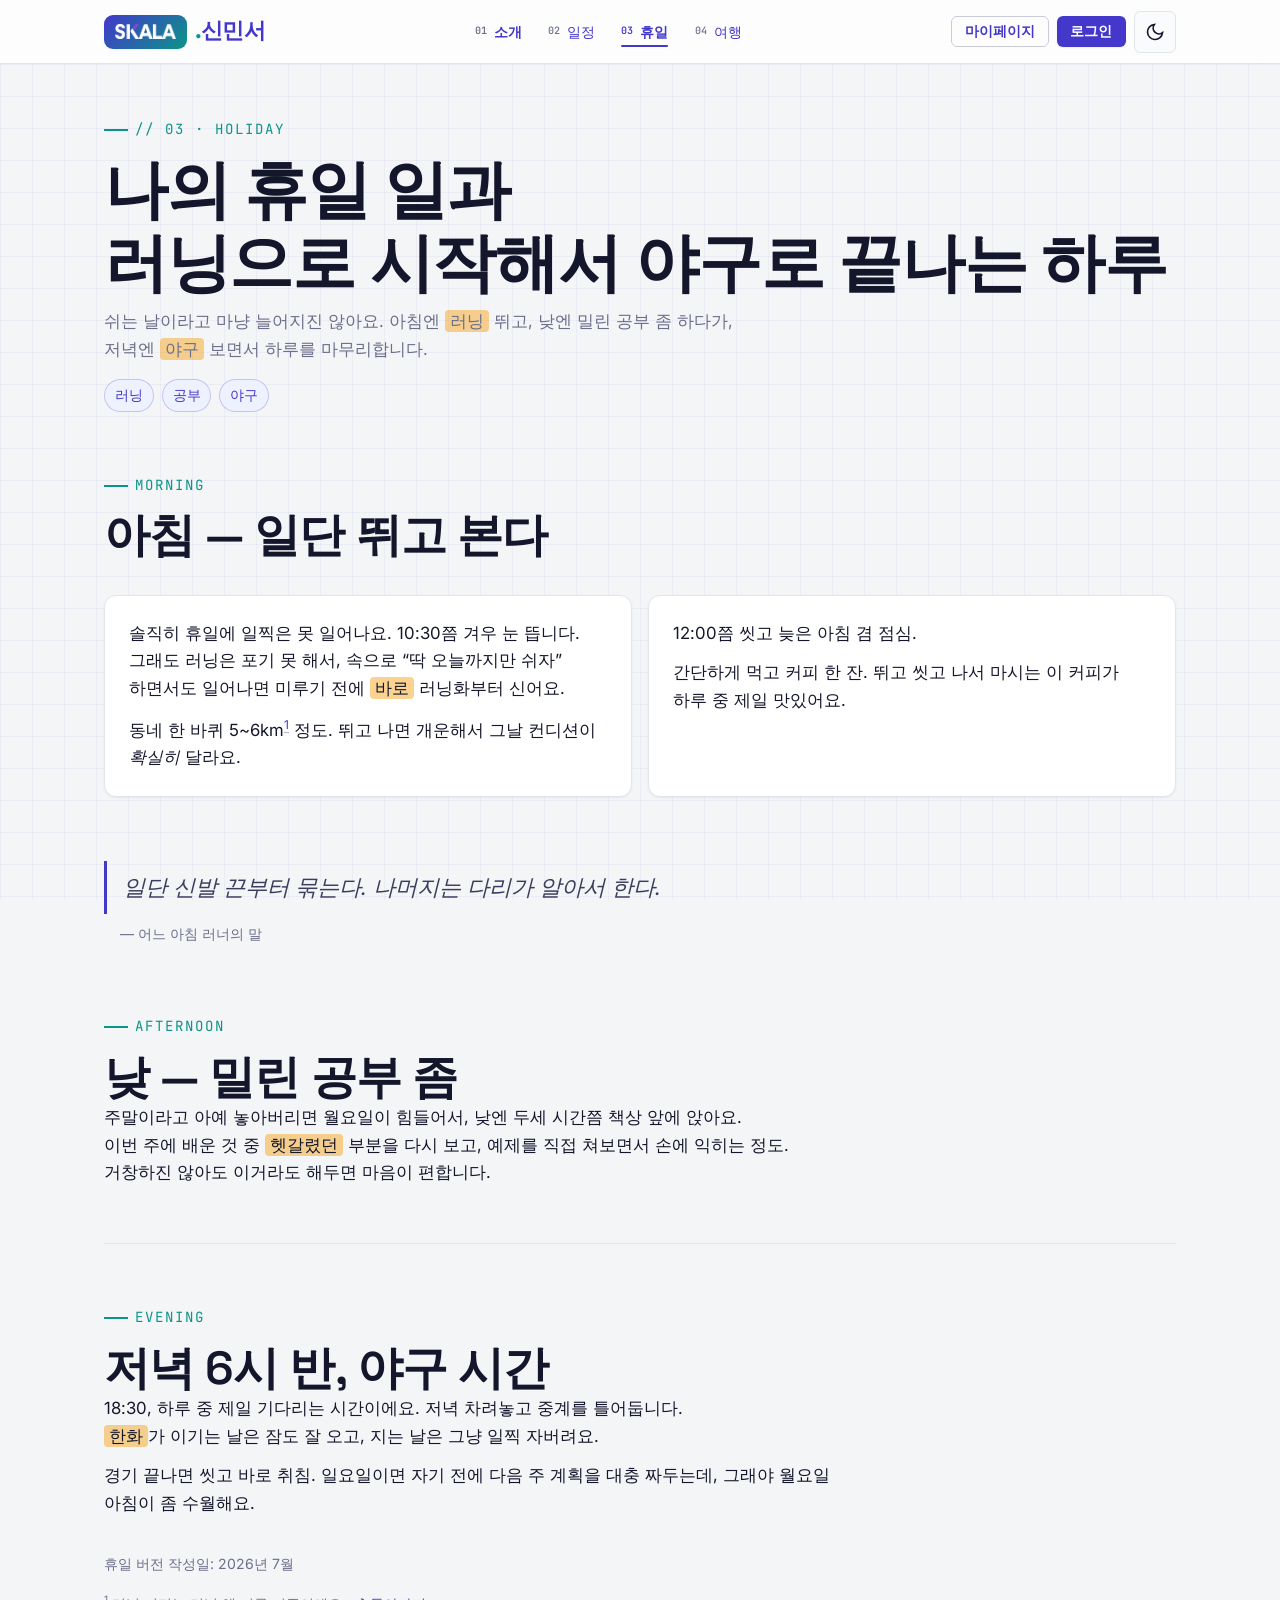
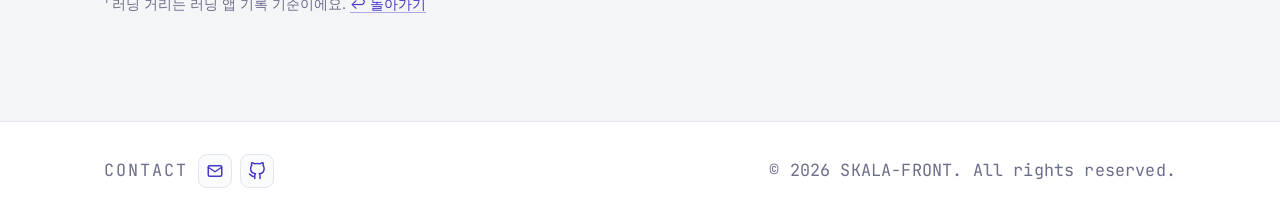
<file: html/myHoliday.html>
<!DOCTYPE html>
<html lang="ko" data-theme="light">
<head>
  <meta charset="UTF-8" />
  <meta name="viewport" content="width=device-width, initial-scale=1.0" />
  <meta name="description" content="쉬는 날 하루를 시간순으로 기록한 나의 휴일 일과." />
  <meta name="author" content="신민서" />
  <meta name="color-scheme" content="light dark" />
  <meta name="theme-color" content="#4338ca" />
  <title>나의 휴일 일과 · SKALA.신민서</title>

  <link rel="icon" href="data:image/svg+xml,%3Csvg xmlns='http://www.w3.org/2000/svg' viewBox='0 0 32 32'%3E%3Crect width='32' height='32' rx='8' fill='%234338ca'/%3E%3Ctext x='16' y='22' font-family='monospace' font-size='16' font-weight='700' fill='white' text-anchor='middle'%3ES%3C/text%3E%3C/svg%3E" />

  <link rel="preconnect" href="https://fonts.googleapis.com" />
  <link rel="preconnect" href="https://fonts.gstatic.com" crossorigin />
  <link href="https://fonts.googleapis.com/css2?family=Inter:wght@400;500;600;700&family=Space+Grotesk:wght@400;500;600;700&family=JetBrains+Mono:wght@400;500;700&display=swap" rel="stylesheet" />
  <link rel="stylesheet" href="../css/style.css" />

  <!-- FOUC 방지: 페인트 전에 저장된 테마 즉시 적용 -->
  <script>
    (function () {
      try {
        var t = localStorage.getItem("skala-theme");
        if (!t) t = matchMedia("(prefers-color-scheme: dark)").matches ? "dark" : "light";
        document.documentElement.setAttribute("data-theme", t);
      } catch (e) {}
    })();
  </script>
</head>

<body class="page">
  <a class="skip-link" href="#main">본문으로 건너뛰기</a>

  <!-- ============================ 헤더 / 네비 ============================ -->
  <header class="site-header">
    <div class="container">
      <a class="brand" href="../index.html" aria-label="SKALA 신민서 홈">
        <span class="brand__logo" aria-hidden="true"><img src="../media/skala-logo.png" alt="" /></span>
        <span><span class="brand__dot">.</span>신민서</span>
      </a>
      <nav class="nav" data-nav aria-label="주요 메뉴">
        <ul class="nav__list">
          <li><a class="nav__link" href="myProfile.html"><span class="idx">01</span> 소개</a></li>
          <li><a class="nav__link" href="myClass.html"><span class="idx">02</span> 일정</a></li>
          <li><a class="nav__link" href="myHoliday.html"><span class="idx">03</span> 휴일</a></li>
          <li><a class="nav__link" href="myTrip.html"><span class="idx">04</span> 여행</a></li>
        </ul>
      </nav>
      <div class="header-actions">
        <span class="auth-user" data-auth-user hidden></span>
        <a class="btn btn--ghost btn--sm" href="myPage.html" data-mypage-link>마이페이지</a>
        <button class="btn btn--sm" type="button" data-auth-btn>로그인</button>
        <button class="icon-btn" type="button" data-theme-toggle aria-pressed="false" aria-label="다크 모드로 전환" title="다크 모드">
          <svg class="icon-moon" viewBox="0 0 24 24" fill="none" stroke="currentColor" stroke-width="2" aria-hidden="true"><path d="M21 12.8A9 9 0 1 1 11.2 3a7 7 0 0 0 9.8 9.8z"/></svg>
          <svg class="icon-sun" viewBox="0 0 24 24" fill="none" stroke="currentColor" stroke-width="2" aria-hidden="true"><circle cx="12" cy="12" r="4"/><path d="M12 2v2M12 20v2M4.9 4.9l1.4 1.4M17.7 17.7l1.4 1.4M2 12h2M20 12h2M4.9 19.1l1.4-1.4M17.7 6.3l1.4-1.4"/></svg>
        </button>
        <button class="nav-toggle" type="button" data-nav-toggle aria-expanded="false" aria-label="메뉴 열기">
          <svg viewBox="0 0 24 24" width="22" height="22" fill="none" stroke="currentColor" stroke-width="2" aria-hidden="true"><path d="M3 6h18M3 12h18M3 18h18"/></svg>
        </button>
      </div>
    </div>
  </header>

  <!-- ============================ 본문 ============================ -->
  <!-- ▼▼▼ 아래 [ ] 안의 내용만 본인 것으로 바꾸면 됩니다. 태그·구조는 그대로 두세요. ▼▼▼ -->
  <main id="main">
    <div class="container">

      <!-- Hero: 페이지 제목 영역 -->
      <section class="page-hero" aria-labelledby="h-title">
        <p class="eyebrow">// 03 · Holiday</p>
        <h1 id="h-title">나의 휴일 일과<br />러닝으로 시작해서 야구로 끝나는 하루</h1>
        <p class="section-lead">
          쉬는 날이라고 마냥 늘어지진 않아요. 아침엔 <mark>러닝</mark> 뛰고, 낮엔 밀린 공부 좀 하다가,
          저녁엔 <mark>야구</mark> 보면서 하루를 마무리합니다.
        </p>
        <p class="row-wrap gap-2 mt-4">
          <span class="badge">러닝</span>
          <span class="badge">공부</span>
          <span class="badge">야구</span>
        </p>
      </section>

      <!-- 오전 섹션 -->
      <section class="section reveal" aria-labelledby="morning">
        <p class="eyebrow">Morning</p>
        <h2 id="morning">아침 — 일단 뛰고 본다</h2>
        <div class="grid-2 mt-6">
          <article class="card">
            <p>
              솔직히 휴일에 일찍은 못 일어나요. <time datetime="10:30">10:30</time>쯤 겨우 눈 뜹니다.<br />
              그래도 러닝은 포기 못 해서, 속으로 <q>딱 오늘까지만 쉬자</q> 하면서도 일어나면 미루기 전에 <mark>바로</mark> 러닝화부터 신어요.
            </p>
            <p>동네 한 바퀴 5~6km<sup><a href="#run-note" id="run-ref">1</a></sup> 정도. 뛰고 나면 개운해서 그날 컨디션이 <em>확실히</em> 달라요.</p>
          </article>
          <article class="card">
            <p><time datetime="12:00">12:00</time>쯤 씻고 늦은 아침 겸 점심.</p>
            <p>간단하게 먹고 커피 한 잔. 뛰고 씻고 나서 마시는 이 커피가 하루 중 제일 맛있어요.</p>
          </article>
        </div>
      </section>

      <!-- 인용: 러닝 한마디 (blockquote + cite) -->
      <figure class="pull-quote reveal">
        <blockquote cite="https://en.wikipedia.org/wiki/Running">
          <p>일단 신발 끈부터 묶는다. 나머지는 다리가 알아서 한다.</p>
        </blockquote>
        <figcaption>— <cite>어느 아침 러너의 말</cite></figcaption>
      </figure>

      <!-- 오후 섹션 -->
      <section class="section reveal" aria-labelledby="afternoon">
        <p class="eyebrow">Afternoon</p>
        <h2 id="afternoon">낮 — 밀린 공부 좀</h2>
        <p>
          주말이라고 아예 놓아버리면 월요일이 힘들어서, 낮엔 두세 시간쯤 책상 앞에 앉아요.<br />
          이번 주에 배운 것 중 <mark>헷갈렸던</mark> 부분을 다시 보고, 예제를 직접 쳐보면서 손에 익히는 정도. 거창하진 않아도 이거라도 해두면 마음이 편합니다.
        </p>
      </section>

      <hr class="divider" />

      <!-- 저녁 섹션 -->
      <section class="section reveal" aria-labelledby="evening">
        <p class="eyebrow">Evening</p>
        <h2 id="evening">저녁 6시 반, 야구 시간</h2>
        <p>
          <time datetime="18:30">18:30</time>, 하루 중 제일 기다리는 시간이에요. 저녁 차려놓고 중계를 틀어둡니다.<br />
          <mark>한화</mark>가 이기는 날은 잠도 잘 오고, 지는 날은 그냥 일찍 자버려요.
        </p>
        <p>경기 끝나면 씻고 바로 취침. 일요일이면 자기 전에 다음 주 계획을 대충 짜두는데, 그래야 월요일 아침이 좀 수월해요.</p>

        <p class="mt-6"><small>휴일 버전 작성일: <time datetime="2026-07-12">2026년 7월</time></small></p>
        <p><small id="run-note"><sup>1</sup> 러닝 거리는 러닝 앱 기록 기준이에요. <a href="#run-ref">↩ 돌아가기</a></small></p>
      </section>

    </div>
  </main>

  <!-- ============================ 푸터 ============================ -->
  <footer class="site-footer">
    <div class="container">
      <address class="foot-contact">
        <span class="foot-contact__label">Contact</span>
        <a class="foot-ico" href="mailto:msshin132529@gmail.com" aria-label="이메일 보내기" title="msshin132529@gmail.com">
          <svg viewBox="0 0 24 24" width="18" height="18" fill="none" stroke="currentColor" stroke-width="2" stroke-linecap="round" stroke-linejoin="round" aria-hidden="true"><rect x="3" y="5" width="18" height="14" rx="2"/><path d="m3 7 9 6 9-6"/></svg>
        </a>
        <a class="foot-ico" href="https://github.com/siamin20" target="_blank" rel="noopener" aria-label="GitHub 프로필 (새 창)" title="github.com/siamin20">
          <svg viewBox="0 0 24 24" width="18" height="18" fill="none" stroke="currentColor" stroke-width="2" stroke-linecap="round" stroke-linejoin="round" aria-hidden="true"><path d="M9 19c-5 1.5-5-2.5-7-3m14 6v-3.87a3.37 3.37 0 0 0-.94-2.61c3.14-.35 6.44-1.54 6.44-7A5.44 5.44 0 0 0 20 4.77 5.07 5.07 0 0 0 19.91 1S18.73.65 16 2.48a13.38 13.38 0 0 0-7 0C6.27.65 5.09 1 5.09 1A5.07 5.07 0 0 0 5 4.77a5.44 5.44 0 0 0-1.5 3.78c0 5.42 3.3 6.61 6.44 7A3.37 3.37 0 0 0 9 18.13V22"/></svg>
        </a>
      </address>
      <p class="foot-meta">&copy; <time datetime="2026">2026</time> SKALA-FRONT. All rights reserved.</p>
    </div>
  </footer>

  <button class="to-top" type="button" data-to-top aria-label="맨 위로 이동">
    <svg viewBox="0 0 24 24" width="20" height="20" fill="none" stroke="currentColor" stroke-width="2.5" aria-hidden="true"><path d="M12 19V5M5 12l7-7 7 7"/></svg>
  </button>

  <script src="../script/theme.js"></script>
  <script src="../script/app.js"></script>
  <script src="../script/auth.js"></script>
</body>
</html>
</file>
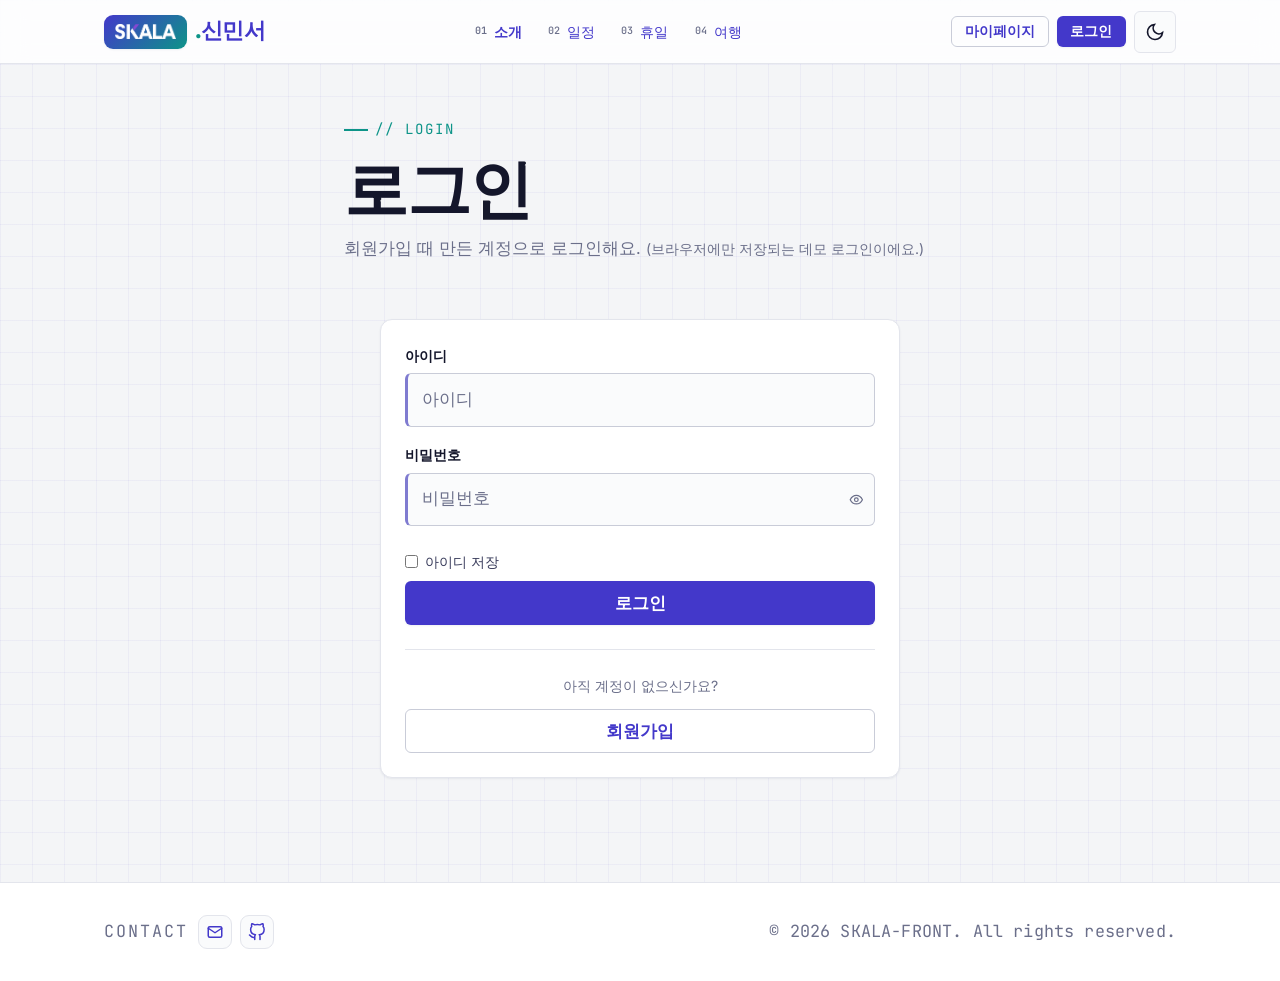
<file: html/myPage.html>
<!DOCTYPE html>
<html lang="ko" data-theme="light">
<head>
  <meta charset="UTF-8" />
  <meta name="viewport" content="width=device-width, initial-scale=1.0" />
  <meta name="description" content="내 계정 정보 확인·수정 마이페이지 — SKALA 신민서 데모." />
  <meta name="author" content="신민서" />
  <meta name="color-scheme" content="light dark" />
  <meta name="theme-color" content="#4338ca" />
  <title>마이페이지 · SKALA.신민서</title>

  <link rel="icon" href="data:image/svg+xml,%3Csvg xmlns='http://www.w3.org/2000/svg' viewBox='0 0 32 32'%3E%3Crect width='32' height='32' rx='8' fill='%234338ca'/%3E%3Ctext x='16' y='22' font-family='monospace' font-size='16' font-weight='700' fill='white' text-anchor='middle'%3ES%3C/text%3E%3C/svg%3E" />

  <link rel="preconnect" href="https://fonts.googleapis.com" />
  <link rel="preconnect" href="https://fonts.gstatic.com" crossorigin />
  <link href="https://fonts.googleapis.com/css2?family=Inter:wght@400;500;600;700&family=Space+Grotesk:wght@400;500;600;700&family=JetBrains+Mono:wght@400;500;700&display=swap" rel="stylesheet" />
  <link rel="stylesheet" href="../css/style.css" />

  <script>
    (function () {
      try {
        var t = localStorage.getItem("skala-theme");
        if (!t) t = matchMedia("(prefers-color-scheme: dark)").matches ? "dark" : "light";
        document.documentElement.setAttribute("data-theme", t);
      } catch (e) {}
    })();
  </script>
  <!-- 로그인 가드: 세션 없으면 렌더 전에 로그인 페이지로 -->
  <script src="../script/auth.js"></script>
  <script>
    if (window.SkalaAuth && !SkalaAuth.getSession()) location.replace(SkalaAuth.paths.login + "?next=mypage");
  </script>
</head>

<body class="page">
  <a class="skip-link" href="#main">본문으로 건너뛰기</a>

  <header class="site-header">
    <div class="container">
      <a class="brand" href="../index.html" aria-label="SKALA 신민서 홈">
        <span class="brand__logo" aria-hidden="true"><img src="../media/skala-logo.png" alt="" /></span>
        <span><span class="brand__dot">.</span>신민서</span>
      </a>
      <nav class="nav" data-nav aria-label="주요 메뉴">
        <ul class="nav__list">
          <li><a class="nav__link" href="myProfile.html"><span class="idx">01</span> 소개</a></li>
          <li><a class="nav__link" href="myClass.html"><span class="idx">02</span> 일정</a></li>
          <li><a class="nav__link" href="myHoliday.html"><span class="idx">03</span> 휴일</a></li>
          <li><a class="nav__link" href="myTrip.html"><span class="idx">04</span> 여행</a></li>
        </ul>
      </nav>
      <div class="header-actions">
        <span class="auth-user" data-auth-user hidden></span>
        <a class="btn btn--ghost btn--sm" href="myPage.html" data-mypage-link aria-current="page">마이페이지</a>
        <button class="btn btn--sm" type="button" data-auth-btn>로그인</button>
        <button class="icon-btn" type="button" data-theme-toggle aria-pressed="false" aria-label="다크 모드로 전환" title="다크 모드">
          <svg class="icon-moon" viewBox="0 0 24 24" fill="none" stroke="currentColor" stroke-width="2" aria-hidden="true"><path d="M21 12.8A9 9 0 1 1 11.2 3a7 7 0 0 0 9.8 9.8z"/></svg>
          <svg class="icon-sun" viewBox="0 0 24 24" fill="none" stroke="currentColor" stroke-width="2" aria-hidden="true"><circle cx="12" cy="12" r="4"/><path d="M12 2v2M12 20v2M4.9 4.9l1.4 1.4M17.7 17.7l1.4 1.4M2 12h2M20 12h2M4.9 19.1l1.4-1.4M17.7 6.3l1.4-1.4"/></svg>
        </button>
        <button class="nav-toggle" type="button" data-nav-toggle aria-expanded="false" aria-label="메뉴 열기">
          <svg viewBox="0 0 24 24" width="22" height="22" fill="none" stroke="currentColor" stroke-width="2" aria-hidden="true"><path d="M3 6h18M3 12h18M3 18h18"/></svg>
        </button>
      </div>
    </div>
  </header>

  <main id="main">
    <div class="container narrow">

      <section class="page-hero" aria-labelledby="mp-title">
        <p class="eyebrow">// My page</p>
        <h1 id="mp-title">마이페이지</h1>
        <p class="section-lead"><b data-mp-hello></b> 반가워요. 내 정보를 확인하고 일부는 수정할 수 있어요.</p>
      </section>

      <section class="section" aria-labelledby="mp-card">
        <h2 id="mp-card" class="sr-only">내 계정</h2>
        <div class="card auth-card">

          <div class="mp-head">
            <span class="mp-avatar" data-mp-avatar>
              <img data-mp-avatar-img alt="프로필 이미지" hidden />
              <span class="mp-avatar__char" data-mp-avatar-ph aria-hidden="true"></span>
            </span>
            <div class="mp-head__meta">
              <p class="mp-name" data-mp-name></p>
              <p class="mp-id">@<span data-mp-id></span></p>
            </div>
          </div>

          <!-- 이름·아이디만 고정, 나머지는 전부 수정 가능 (회원가입과 같은 순서·입력) -->
          <form data-mp-edit autocomplete="on" novalidate>
            <div class="field">
              <label for="mpEmail">이메일</label>
              <input class="input" type="email" id="mpEmail" placeholder="you@example.com" autocomplete="email" />
            </div>

            <!-- 비밀번호 변경 (선택) -->
            <div class="field">
              <label for="mpPw">새 비밀번호</label>
              <div class="input-wrap">
                <input class="input" type="password" id="mpPw" autocomplete="new-password"
                       placeholder="바꾸려면 입력 (8자↑·대소문자·숫자·특수문자)"
                       pattern="(?=.*[a-z])(?=.*[A-Z])(?=.*\d)(?=.*[^A-Za-z0-9]).{8,}" />
                <button type="button" class="pw-toggle" data-pw-toggle="mpPw" aria-label="비밀번호 표시" aria-pressed="false">
                  <svg class="eye-on" viewBox="0 0 24 24" width="18" height="18" fill="none" stroke="currentColor" stroke-width="2" aria-hidden="true"><path d="M2 12s3.5-7 10-7 10 7 10 7-3.5 7-10 7-10-7-10-7z"/><circle cx="12" cy="12" r="3"/></svg>
                  <svg class="eye-off" viewBox="0 0 24 24" width="18" height="18" fill="none" stroke="currentColor" stroke-width="2" aria-hidden="true"><path d="M2 12s3.5-7 10-7c2 0 3.8.6 5.3 1.5M22 12s-3.5 7-10 7c-2 0-3.8-.6-5.3-1.5"/><path d="M4 4l16 16"/></svg>
                </button>
              </div>
              <small class="hint">비워두면 기존 비밀번호가 유지돼요</small>
            </div>
            <div class="field">
              <label for="mpPw2">새 비밀번호 확인</label>
              <input class="input" type="password" id="mpPw2" placeholder="새 비밀번호 다시 입력" autocomplete="new-password" />
              <small class="field-status" data-mp-pw-match role="status" aria-live="polite"></small>
            </div>

            <div class="field">
              <label for="mpBirth">생년월일</label>
              <input class="input" type="date" id="mpBirth" min="1950-01-01" max="2020-12-31" />
            </div>
            <div class="field">
              <label for="mpTel">전화번호</label>
              <input class="input" type="tel" id="mpTel" placeholder="010-1234-5678" pattern="0\d{1,2}-\d{3,4}-\d{4}" />
            </div>

            <div class="field">
              <label for="mpJobSelect">희망 직군</label>
              <select class="select" id="mpJobSelect" data-mp-job-select>
                <option value="">선택하세요</option>
                <option>AI/ML 엔지니어</option>
                <option>백엔드 개발</option>
                <option>데이터 엔지니어</option>
                <option>프론트엔드 개발</option>
                <option>MLOps · 클라우드</option>
                <option>프로덕트 매니저</option>
                <option value="__custom__">직접 입력…</option>
              </select>
              <input class="input mt-3" type="text" id="mpJobCustom" data-mp-job-custom placeholder="희망 직군을 직접 입력" hidden />
            </div>

            <fieldset class="field">
              <legend>성별</legend>
              <div class="choice-row">
                <label class="choice"><input type="radio" name="mpGender" value="남성" /> 남성</label>
                <label class="choice"><input type="radio" name="mpGender" value="여성" /> 여성</label>
                <label class="choice"><input type="radio" name="mpGender" value="선택안함" /> 선택 안 함</label>
              </div>
            </fieldset>

            <fieldset class="field">
              <legend>관심 분야 (중복 가능)</legend>
              <div class="choice-row">
                <label class="choice"><input type="checkbox" name="mpInterest" value="AI/ML" /> AI/ML</label>
                <label class="choice"><input type="checkbox" name="mpInterest" value="백엔드" /> 백엔드</label>
                <label class="choice"><input type="checkbox" name="mpInterest" value="프론트엔드" /> 프론트엔드</label>
                <label class="choice"><input type="checkbox" name="mpInterest" value="데이터" /> 데이터</label>
                <label class="choice"><input type="checkbox" name="mpInterest" value="클라우드/인프라" /> 클라우드/인프라</label>
              </div>
            </fieldset>

            <div class="field">
              <label for="mpExp">개발 경력</label>
              <div class="row gap-3">
                <input type="range" id="mpExp" min="0" max="10" step="1" value="0" />
                <output id="mpExpOut" for="mpExp" class="exp-out">신입</output>
              </div>
            </div>

            <div class="field">
              <label for="mpAvatar">프로필 이미지</label>
              <div class="file-picker">
                <input class="file-native" type="file" id="mpAvatar" accept="image/png,image/jpeg,image/webp" />
                <label for="mpAvatar" class="btn btn--ghost btn--sm file-btn">
                  <svg viewBox="0 0 24 24" width="16" height="16" fill="none" stroke="currentColor" stroke-width="2" aria-hidden="true"><path d="M12 16V4M6 10l6-6 6 6"/><path d="M4 20h16"/></svg>
                  이미지 변경
                </label>
                <img class="file-preview" data-mp-newpreview alt="새 프로필 미리보기" hidden />
                <span class="file-name" data-mp-filename></span>
              </div>
              <small class="hint">JPG · PNG · WEBP · 5MB 이하 · 정사각형 권장</small>
            </div>

            <div class="field">
              <span class="mp-label" id="mp-theme-label">프로필 색상</span>
              <div class="swatch-row" role="radiogroup" aria-labelledby="mp-theme-label" data-mp-swatches>
                <label class="swatch-opt" title="인디고"><input type="radio" name="mpThemeColor" value="#4338ca" /><span class="swatch-opt__dot" style="--sw:#4338ca"></span></label>
                <label class="swatch-opt" title="틸"><input type="radio" name="mpThemeColor" value="#0d9488" /><span class="swatch-opt__dot" style="--sw:#0d9488"></span></label>
                <label class="swatch-opt" title="바이올렛"><input type="radio" name="mpThemeColor" value="#7c3aed" /><span class="swatch-opt__dot" style="--sw:#7c3aed"></span></label>
                <label class="swatch-opt" title="스카이"><input type="radio" name="mpThemeColor" value="#0284c7" /><span class="swatch-opt__dot" style="--sw:#0284c7"></span></label>
                <label class="swatch-opt" title="앰버"><input type="radio" name="mpThemeColor" value="#d97706" /><span class="swatch-opt__dot" style="--sw:#d97706"></span></label>
                <label class="swatch-opt" title="로즈"><input type="radio" name="mpThemeColor" value="#e11d48" /><span class="swatch-opt__dot" style="--sw:#e11d48"></span></label>
                <label class="swatch-opt swatch-opt--custom" title="직접 선택">
                  <input type="radio" name="mpThemeColor" value="#4338ca" data-mp-swatch-custom />
                  <span class="swatch-opt__dot swatch-opt__dot--pick" aria-hidden="true">
                    <svg viewBox="0 0 24 24" width="15" height="15" fill="none" stroke="currentColor" stroke-width="2"><path d="M12 3v18M3 12h18"/></svg>
                  </span>
                </label>
              </div>
              <input type="color" data-mp-color-custom value="#4338ca" hidden aria-label="직접 색 선택" />
              <small class="hint">이미지를 안 올리면 이 색으로 도트 아바타를 만들어요 (색을 고르면 등록한 이미지는 제거)</small>
            </div>

            <div class="field">
              <label for="mpIntro">자기소개</label>
              <textarea class="textarea" id="mpIntro" rows="4" maxlength="200" placeholder="한 줄 소개나 인사"></textarea>
            </div>

            <div class="form-actions">
              <button class="btn" type="submit">변경 사항 저장</button>
            </div>
          </form>

          <!-- 회원 탈퇴: 실수로 누르기 어렵게 작고 눈에 안 띄는 링크로 -->
          <p class="mp-withdraw"><button type="button" class="mp-withdraw__link" data-mp-delete>회원 탈퇴</button></p>
        </div>
      </section>

    </div>
  </main>

  <!-- ============================ 푸터 ============================ -->
  <footer class="site-footer">
    <div class="container">
      <address class="foot-contact">
        <span class="foot-contact__label">Contact</span>
        <a class="foot-ico" href="mailto:msshin132529@gmail.com" aria-label="이메일 보내기" title="msshin132529@gmail.com">
          <svg viewBox="0 0 24 24" width="18" height="18" fill="none" stroke="currentColor" stroke-width="2" stroke-linecap="round" stroke-linejoin="round" aria-hidden="true"><rect x="3" y="5" width="18" height="14" rx="2"/><path d="m3 7 9 6 9-6"/></svg>
        </a>
        <a class="foot-ico" href="https://github.com/siamin20" target="_blank" rel="noopener" aria-label="GitHub 프로필 (새 창)" title="github.com/siamin20">
          <svg viewBox="0 0 24 24" width="18" height="18" fill="none" stroke="currentColor" stroke-width="2" stroke-linecap="round" stroke-linejoin="round" aria-hidden="true"><path d="M9 19c-5 1.5-5-2.5-7-3m14 6v-3.87a3.37 3.37 0 0 0-.94-2.61c3.14-.35 6.44-1.54 6.44-7A5.44 5.44 0 0 0 20 4.77 5.07 5.07 0 0 0 19.91 1S18.73.65 16 2.48a13.38 13.38 0 0 0-7 0C6.27.65 5.09 1 5.09 1A5.07 5.07 0 0 0 5 4.77a5.44 5.44 0 0 0-1.5 3.78c0 5.42 3.3 6.61 6.44 7A3.37 3.37 0 0 0 9 18.13V22"/></svg>
        </a>
      </address>
      <p class="foot-meta">&copy; <time datetime="2026">2026</time> SKALA-FRONT. All rights reserved.</p>
    </div>
  </footer>

  <!-- 탈퇴 확인 -->
  <dialog class="summary-dialog" data-delete-dialog aria-label="회원 탈퇴 확인">
    <div class="dialog__body">
      <h3>정말 탈퇴할까요?</h3>
      <p class="text-muted">계정 정보가 이 브라우저에서 삭제되고 로그아웃돼요. 되돌릴 수 없어요.</p>
      <div class="form-actions mt-4">
        <button class="btn btn--danger" type="button" data-delete-confirm>네, 탈퇴할게요</button>
        <button class="btn btn--ghost" type="button" data-delete-cancel>취소</button>
      </div>
    </div>
  </dialog>

  <button class="to-top" type="button" data-to-top aria-label="맨 위로 이동">
    <svg viewBox="0 0 24 24" width="20" height="20" fill="none" stroke="currentColor" stroke-width="2.5" aria-hidden="true"><path d="M12 19V5M5 12l7-7 7 7"/></svg>
  </button>

  <script src="../script/theme.js"></script>
  <script src="../script/app.js"></script>
  <script>
    (function () {
      if (!window.SkalaAuth) return;
      var user = SkalaAuth.currentUser();
      if (!user) { location.replace(SkalaAuth.paths.login); return; }
      var $ = function (s) { return document.querySelector(s); };
      function txt(sel, v) { var e = $(sel); if (e) e.textContent = (v == null || v === "") ? "-" : v; }

      var $$ = function (s) { return Array.prototype.slice.call(document.querySelectorAll(s)); };

      function toast(m) { window.showToast && showToast(m); }
      function setStatus(el, msg, st) { if (el) { el.textContent = msg; el.dataset.state = st || ""; } }

      // 헤더 (이름·아이디만 고정)
      txt("[data-mp-hello]", (user.name || user.id) + "님");
      txt("[data-mp-name]", user.name || user.id);
      txt("[data-mp-id]", user.id);

      // ── 도트 캐릭터 아바타 (색상으로 tint) ──
      function characterSVG(color) {
        return '<svg viewBox="0 0 32 32" width="100%" height="100%" aria-hidden="true">'
          + '<g fill="' + color + '">'
          +   '<rect x="15" y="3" width="2" height="4" rx="1"/><circle cx="16" cy="3" r="1.6"/>'
          +   '<rect x="6" y="8" width="20" height="17" rx="6"/>'
          +   '<rect x="9" y="24" width="4" height="3" rx="1.5"/><rect x="19" y="24" width="4" height="3" rx="1.5"/>'
          + '</g>'
          + '<circle cx="12.5" cy="16" r="2.7" fill="#fff"/><circle cx="19.5" cy="16" r="2.7" fill="#fff"/>'
          + '<circle cx="13" cy="16.5" r="1.25" fill="#1c1f36"/><circle cx="20" cy="16.5" r="1.25" fill="#1c1f36"/>'
          + '<path d="M13 20 Q16 22.5 19 20" stroke="#fff" stroke-width="1.5" fill="none" stroke-linecap="round"/>'
          + '</svg>';
      }
      var avImg = $("[data-mp-avatar-img]"), avPh = $("[data-mp-avatar-ph]"), avBox = $("[data-mp-avatar]");
      function currentColor() { var r = document.querySelector('input[name="mpThemeColor"]:checked'); return (r && r.value) || user.themeColor || "#4338ca"; }
      function showChar(color) { avImg.hidden = true; avPh.hidden = false; avPh.innerHTML = characterSVG(color); avBox.style.background = "color-mix(in srgb, " + color + " 16%, var(--surface-2))"; }
      function showImg(src) { avImg.src = src; avImg.hidden = false; avPh.hidden = true; avBox.style.background = ""; }
      function renderAvatar() {
        if (pendingAvatar) showImg(pendingAvatar);
        else if (colorChosen) showChar(currentColor());
        else if (user.avatar) showImg(user.avatar);
        else showChar(user.themeColor || "#4338ca");
      }

      // ── 프리필 ──
      $("#mpEmail").value = user.email || "";
      $("#mpBirth").value = user.birth || "";
      $("#mpTel").value = user.tel || "";
      $("#mpIntro").value = user.intro || "";
      (function () { var g = document.querySelector('input[name="mpGender"][value="' + (user.gender || "") + '"]'); if (g) g.checked = true; })();
      (function () { var list = user.interest || []; $$('input[name="mpInterest"]').forEach(function (c) { if (list.indexOf(c.value) > -1) c.checked = true; }); })();

      // 개발 경력 (라벨 ↔ 숫자)
      function expLabel(v) { v = +v; return v === 0 ? "신입" : v >= 10 ? "10년 이상" : v + "년"; }
      function expToNum(label) { if (!label || label === "신입") return 0; if (label === "10년 이상") return 10; var n = parseInt(label, 10); return isNaN(n) ? 0 : n; }
      var expEl = $("#mpExp"), expOut = $("#mpExpOut");
      expEl.value = expToNum(user.exp); expOut.textContent = expLabel(expEl.value);
      expEl.addEventListener("input", function () { expOut.textContent = expLabel(expEl.value); });

      // 희망 직군 드롭다운 (프리필 + 직접 입력)
      var jobSel = $("[data-mp-job-select]"), jobCustom = $("[data-mp-job-custom]");
      (function () {
        var opts = $$("[data-mp-job-select] option").map(function (o) { return o.value || o.textContent; });
        var v = user.job || "";
        if (!v) jobSel.value = "";
        else if (opts.indexOf(v) > -1 && v !== "__custom__") jobSel.value = v;
        else { jobSel.value = "__custom__"; jobCustom.hidden = false; jobCustom.value = v; }
      })();
      jobSel.addEventListener("change", function () {
        if (jobSel.value === "__custom__") { jobCustom.hidden = false; jobCustom.focus(); }
        else { jobCustom.hidden = true; jobCustom.value = ""; }
      });
      function jobValue() { return jobSel.value === "__custom__" ? jobCustom.value.trim() : jobSel.value; }

      // 비밀번호 변경 (선택) — 보기 토글 + 일치 확인
      $$("[data-pw-toggle]").forEach(function (btn) {
        btn.addEventListener("click", function () {
          var input = document.getElementById(btn.dataset.pwToggle);
          var show = input.type === "password"; input.type = show ? "text" : "password";
          btn.setAttribute("aria-pressed", String(show)); btn.classList.toggle("is-on", show);
        });
      });
      var pwMatchEl = $("[data-mp-pw-match]");
      function pwMatchCheck() {
        var a = $("#mpPw").value, b = $("#mpPw2").value;
        if (!b) { setStatus(pwMatchEl, "", ""); $("#mpPw2").setCustomValidity(""); return; }
        if (a === b) { setStatus(pwMatchEl, "비밀번호가 일치해요", "good"); $("#mpPw2").setCustomValidity(""); }
        else { setStatus(pwMatchEl, "비밀번호가 일치하지 않아요", "bad"); $("#mpPw2").setCustomValidity("mismatch"); }
      }
      $("#mpPw").addEventListener("input", pwMatchCheck);
      $("#mpPw2").addEventListener("input", pwMatchCheck);

      // 프로필 색상 스와치 (프리필 + 선택 시 이미지 제거 + 아바타 실시간 미리보기)
      var colorPicker = $("[data-mp-color-custom]"), customRadio = $("[data-mp-swatch-custom]");
      var customDot = customRadio ? customRadio.nextElementSibling : null;
      var colorChosen = false;
      (function () {
        var matched = false;
        $$('input[name="mpThemeColor"]').forEach(function (r) {
          if (!r.hasAttribute("data-mp-swatch-custom") && r.value.toLowerCase() === (user.themeColor || "").toLowerCase()) { r.checked = true; matched = true; }
        });
        if (!matched && user.themeColor && customRadio) {
          customRadio.value = user.themeColor; customRadio.checked = true;
          if (customDot) { customDot.style.setProperty("--sw", user.themeColor); customDot.classList.add("has-color"); }
        }
      })();
      $$('input[name="mpThemeColor"]').forEach(function (r) {
        r.addEventListener("change", function () {
          colorChosen = true; pendingAvatar = null; // 색을 고르면 이미지 대신 도트 아바타
          preview.hidden = true; fname.textContent = "";
          if (r.hasAttribute("data-mp-swatch-custom")) { colorPicker.hidden = false; try { colorPicker.click(); } catch (e) {} }
          else if (colorPicker) colorPicker.hidden = true;
          renderAvatar();
        });
      });
      if (colorPicker) colorPicker.addEventListener("input", function () {
        customRadio.value = colorPicker.value; customRadio.checked = true; colorChosen = true;
        if (customDot) { customDot.style.setProperty("--sw", colorPicker.value); customDot.classList.add("has-color"); }
        renderAvatar();
      });

      // 프로필 이미지 업로드 (이미지를 올리면 색상 선택은 무시)
      var pendingAvatar = null;
      var fileInput = $("#mpAvatar"), preview = $("[data-mp-newpreview]"), fname = $("[data-mp-filename]");
      fileInput.addEventListener("change", function () {
        var f = fileInput.files && fileInput.files[0];
        if (!f) { pendingAvatar = null; preview.hidden = true; fname.textContent = ""; renderAvatar(); return; }
        if (!/^image\/(png|jpeg|webp)$/.test(f.type)) { toast("JPG·PNG·WEBP만 가능해요"); fileInput.value = ""; return; }
        if (f.size > 5 * 1024 * 1024) { toast("5MB 이하만 가능해요"); fileInput.value = ""; return; }
        downscale(f).then(function (url) { pendingAvatar = url; colorChosen = false; preview.src = url; preview.hidden = false; fname.textContent = f.name; renderAvatar(); });
      });

      renderAvatar(); // 초기 아바타

      // ── 저장 (비밀번호 변경은 해시 후) ──
      function applyFields() {
        user.email = $("#mpEmail").value.trim();
        user.birth = $("#mpBirth").value;
        user.tel = $("#mpTel").value.trim();
        user.job = jobValue();
        var g = document.querySelector('input[name="mpGender"]:checked'); user.gender = g ? g.value : "";
        user.interest = $$('input[name="mpInterest"]:checked').map(function (c) { return c.value; });
        user.exp = expLabel(expEl.value);
        user.intro = $("#mpIntro").value.trim();
        user.themeColor = currentColor();
        if (pendingAvatar) user.avatar = pendingAvatar;
        else if (colorChosen) user.avatar = "";
      }
      function afterSave() {
        SkalaAuth.saveUser(user);
        pendingAvatar = null; colorChosen = false; preview.hidden = true; fname.textContent = "";
        $("#mpPw").value = ""; $("#mpPw2").value = ""; setStatus(pwMatchEl, "", ""); $("#mpPw2").setCustomValidity("");
        renderAvatar();
        toast("변경 사항을 저장했어요");
      }
      $("[data-mp-edit]").addEventListener("submit", function (e) {
        e.preventDefault();
        var newPw = $("#mpPw").value, newPw2 = $("#mpPw2").value;
        if (newPw) {
          if (!$("#mpPw").checkValidity()) { toast("새 비밀번호 규칙을 확인하세요 (8자↑·대소문자·숫자·특수문자)"); $("#mpPw").focus(); return; }
          if (newPw !== newPw2) { toast("새 비밀번호가 일치하지 않아요"); $("#mpPw2").focus(); return; }
        }
        applyFields();
        if (newPw) { SkalaAuth.hashPw(newPw).then(function (h) { user.pwHash = h; afterSave(); }); }
        else afterSave();
      });

      var delDlg = $("[data-delete-dialog]");
      var openDlg = function () { if (delDlg.showModal) delDlg.showModal(); else delDlg.setAttribute("open", ""); };
      var closeDlg = function () { if (delDlg.close) delDlg.close(); else delDlg.removeAttribute("open"); };
      $("[data-mp-delete]").addEventListener("click", openDlg);
      $("[data-delete-cancel]").addEventListener("click", closeDlg);
      delDlg.addEventListener("click", function (e) { if (e.target === delDlg) closeDlg(); });
      $("[data-delete-confirm]").addEventListener("click", function () {
        SkalaAuth.deleteUser(user.id); SkalaAuth.rememberId(null); SkalaAuth.logout();
        location.href = SkalaAuth.paths.home;
      });

      function downscale(f) {
        return new Promise(function (res) {
          var img = new Image(), url = URL.createObjectURL(f);
          img.onload = function () {
            var size = 256, c = document.createElement("canvas"); c.width = c.height = size;
            var ctx = c.getContext("2d"), s = Math.min(img.width, img.height);
            ctx.drawImage(img, (img.width - s) / 2, (img.height - s) / 2, s, s, 0, 0, size, size);
            URL.revokeObjectURL(url);
            try { res(c.toDataURL("image/jpeg", 0.85)); } catch (e) { res(""); }
          };
          img.onerror = function () { res(""); };
          img.src = url;
        });
      }
    })();
  </script>
</body>
</html>
</file>
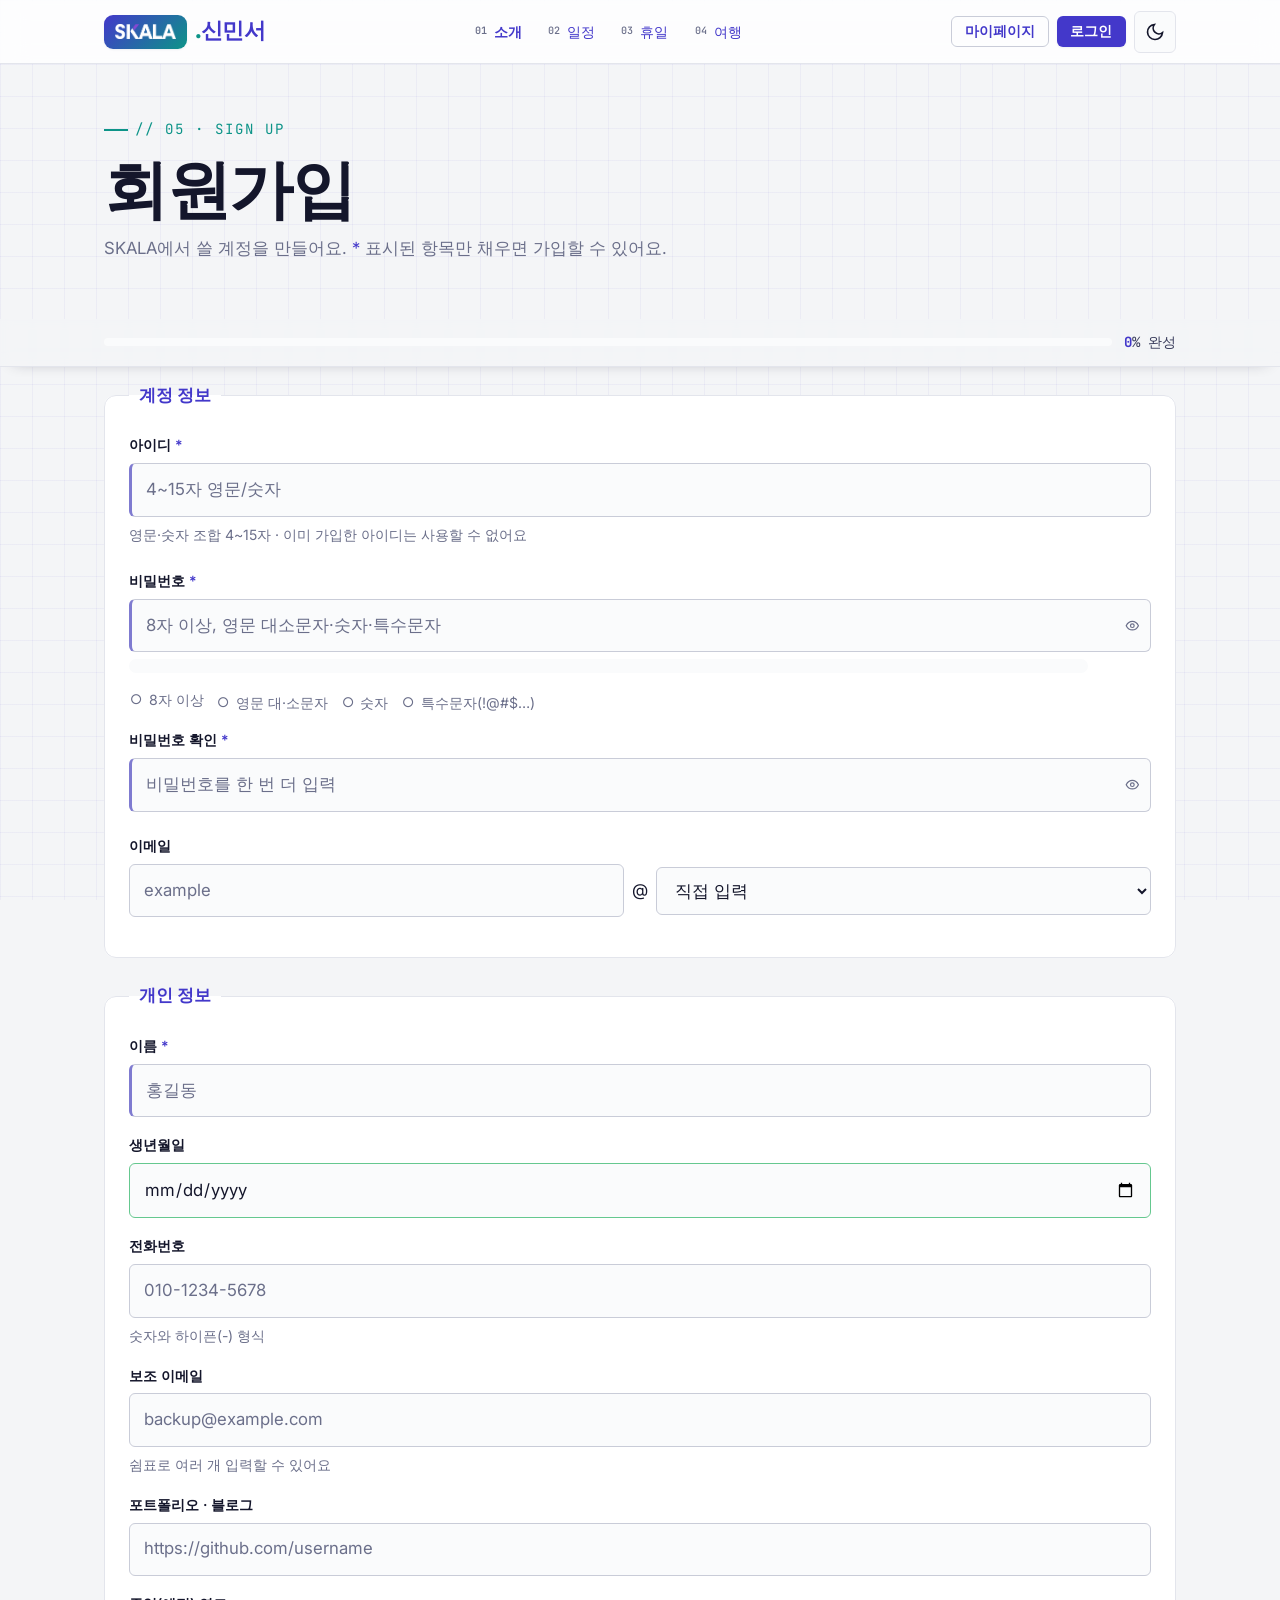
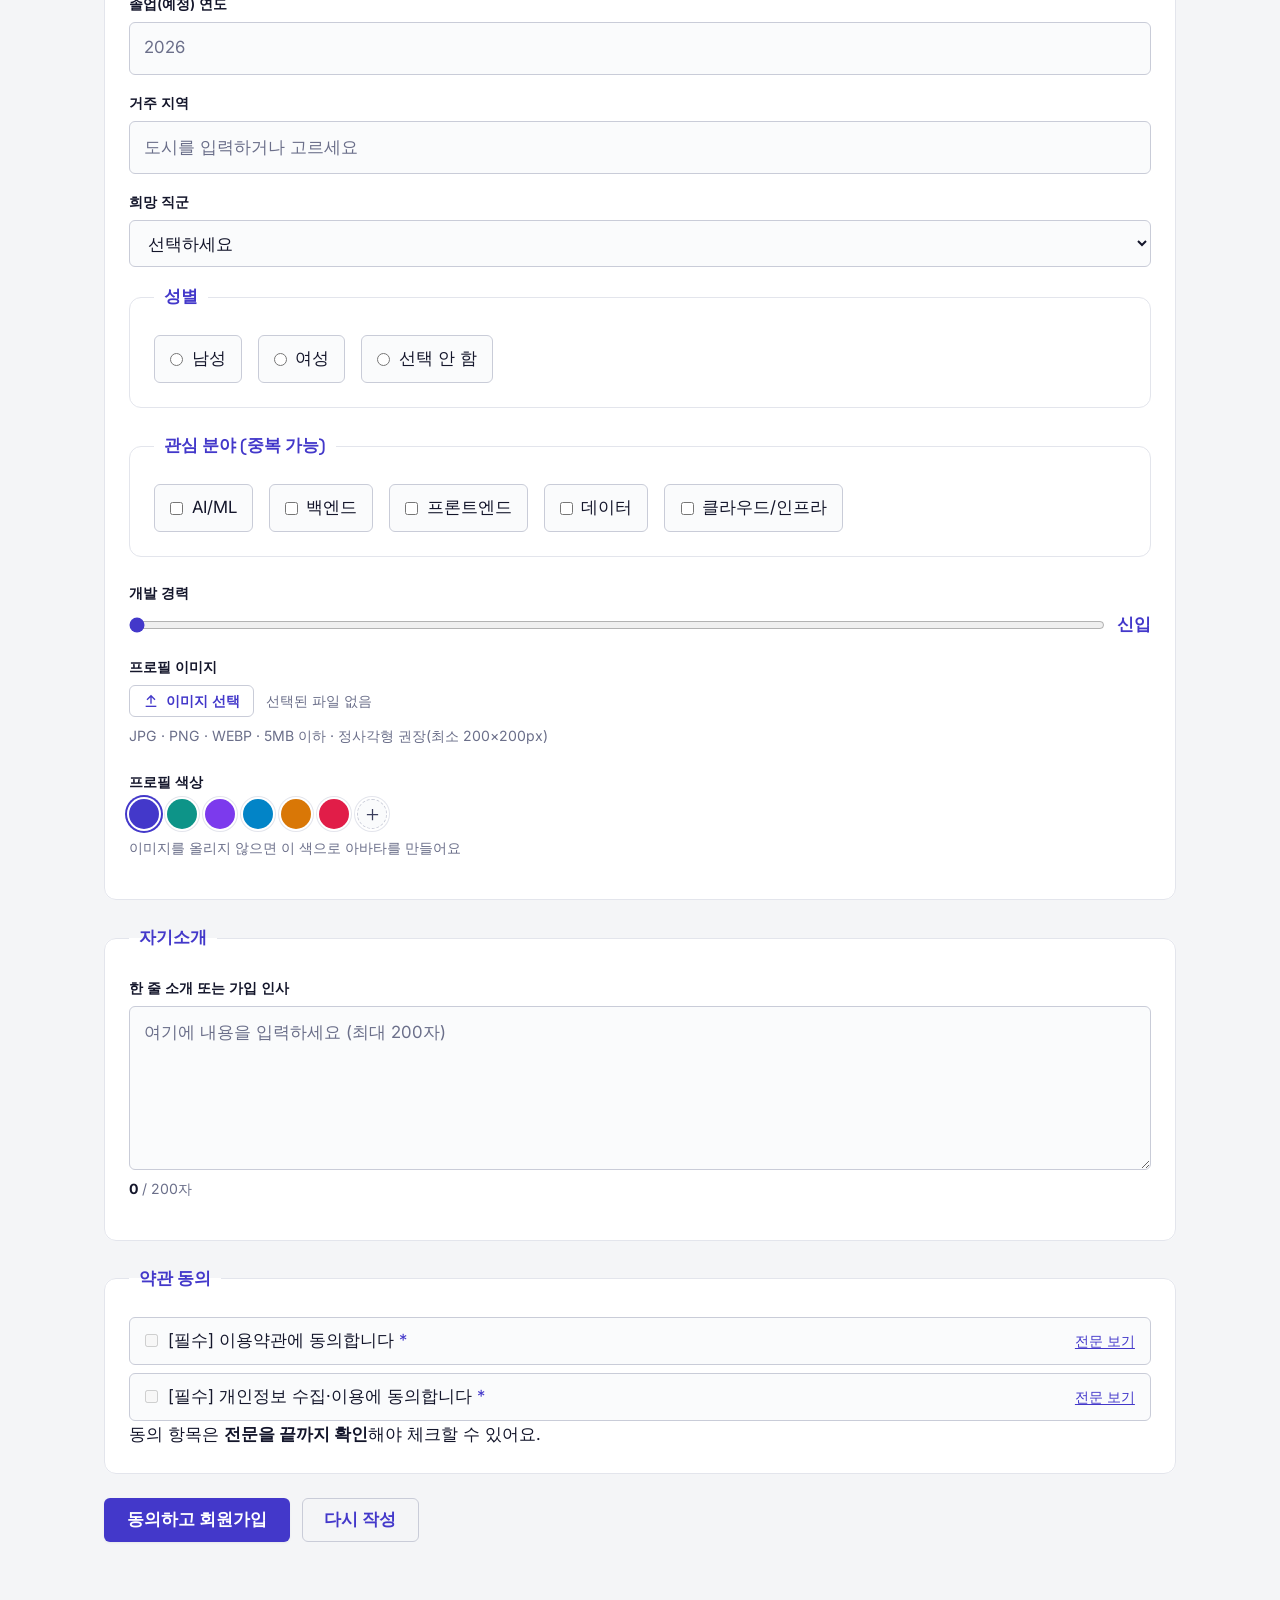
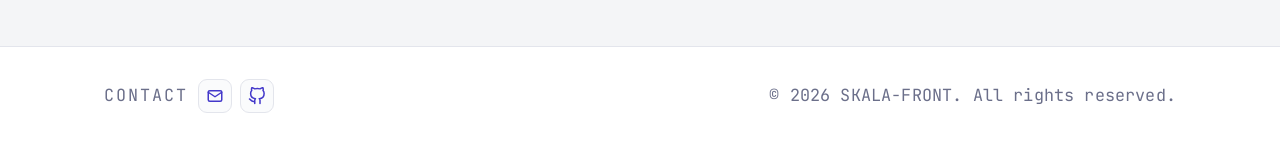
<file: html/signUp.html>
<!DOCTYPE html>
<html lang="ko" data-theme="light">
<head>
  <meta charset="UTF-8" />
  <meta name="viewport" content="width=device-width, initial-scale=1.0" />
  <meta name="description" content="검증이 살아있는 접근성 좋은 회원가입 폼 — SKALA 신민서." />
  <meta name="author" content="신민서" />
  <meta name="color-scheme" content="light dark" />
  <meta name="theme-color" content="#4338ca" />
  <title>회원가입 · SKALA.신민서</title>

  <link rel="icon" href="data:image/svg+xml,%3Csvg xmlns='http://www.w3.org/2000/svg' viewBox='0 0 32 32'%3E%3Crect width='32' height='32' rx='8' fill='%234338ca'/%3E%3Ctext x='16' y='22' font-family='monospace' font-size='16' font-weight='700' fill='white' text-anchor='middle'%3ES%3C/text%3E%3C/svg%3E" />

  <link rel="preconnect" href="https://fonts.googleapis.com" />
  <link rel="preconnect" href="https://fonts.gstatic.com" crossorigin />
  <link href="https://fonts.googleapis.com/css2?family=Inter:wght@400;500;600;700&family=Space+Grotesk:wght@400;500;600;700&family=JetBrains+Mono:wght@400;500;700&display=swap" rel="stylesheet" />
  <link rel="stylesheet" href="../css/style.css" />

  <!-- 다크모드 FOUC 방지 -->
  <script>
    (function () {
      try {
        var t = localStorage.getItem("skala-theme");
        if (!t) t = matchMedia("(prefers-color-scheme: dark)").matches ? "dark" : "light";
        document.documentElement.setAttribute("data-theme", t);
      } catch (e) {}
    })();
  </script>
</head>

<body class="page">
  <a class="skip-link" href="#main">본문으로 건너뛰기</a>

  <header class="site-header">
    <div class="container">
      <a class="brand" href="../index.html" aria-label="SKALA 신민서 홈">
        <span class="brand__logo" aria-hidden="true"><img src="../media/skala-logo.png" alt="" /></span>
        <span><span class="brand__dot">.</span>신민서</span>
      </a>
      <nav class="nav" data-nav aria-label="주요 메뉴">
        <ul class="nav__list">
          <li><a class="nav__link" href="myProfile.html"><span class="idx">01</span> 소개</a></li>
          <li><a class="nav__link" href="myClass.html"><span class="idx">02</span> 일정</a></li>
          <li><a class="nav__link" href="myHoliday.html"><span class="idx">03</span> 휴일</a></li>
          <li><a class="nav__link" href="myTrip.html"><span class="idx">04</span> 여행</a></li>
        </ul>
      </nav>
      <div class="header-actions">
        <span class="auth-user" data-auth-user hidden></span>
        <a class="btn btn--ghost btn--sm" href="myPage.html" data-mypage-link>마이페이지</a>
        <button class="btn btn--sm" type="button" data-auth-btn>로그인</button>
        <button class="icon-btn" type="button" data-theme-toggle aria-pressed="false" aria-label="다크 모드로 전환" title="다크 모드">
          <svg class="icon-moon" viewBox="0 0 24 24" fill="none" stroke="currentColor" stroke-width="2" aria-hidden="true"><path d="M21 12.8A9 9 0 1 1 11.2 3a7 7 0 0 0 9.8 9.8z"/></svg>
          <svg class="icon-sun" viewBox="0 0 24 24" fill="none" stroke="currentColor" stroke-width="2" aria-hidden="true"><circle cx="12" cy="12" r="4"/><path d="M12 2v2M12 20v2M4.9 4.9l1.4 1.4M17.7 17.7l1.4 1.4M2 12h2M20 12h2M4.9 19.1l1.4-1.4M17.7 6.3l1.4-1.4"/></svg>
        </button>
        <button class="nav-toggle" type="button" data-nav-toggle aria-expanded="false" aria-label="메뉴 열기">
          <svg viewBox="0 0 24 24" width="22" height="22" fill="none" stroke="currentColor" stroke-width="2" aria-hidden="true"><path d="M3 6h18M3 12h18M3 18h18"/></svg>
        </button>
      </div>
    </div>
  </header>

  <main id="main">
    <div class="container">

      <section class="page-hero" aria-labelledby="s-title">
        <p class="eyebrow">// 05 · Sign up</p>
        <h1 id="s-title">회원가입</h1>
        <p class="section-lead">SKALA에서 쓸 계정을 만들어요. <span class="text-accent">*</span> 표시된 항목만 채우면 가입할 수 있어요.</p>
      </section>

      <section class="section" aria-labelledby="form-title">
        <h2 id="form-title" class="sr-only">회원가입 폼</h2>

        <!-- 가입 진행률 바 (필수 항목을 채울수록 차오름) -->
        <div class="signup-progress">
          <div class="signup-progress__track">
            <div class="signup-progress__bar" data-progress-bar></div>
          </div>
          <span class="signup-progress__label"><b data-progress-pct>0</b>% 완성</span>
        </div>

        <!-- action=signUpResult.html, method=get → 제출 시 쿼리스트링으로 결과 페이지 이동 -->
        <form action="signUpResult.html" method="get" autocomplete="on" data-signup-form novalidate>

          <!-- ── 그룹 1: 계정 정보 ─────────────────────────── -->
          <fieldset>
            <legend>계정 정보</legend>

            <div class="field">
              <label for="userId">아이디 <span class="text-accent">*</span></label>
              <input class="input" type="text" id="userId" name="userId" data-req
                     placeholder="4~15자 영문/숫자" pattern="[A-Za-z0-9]{4,15}"
                     minlength="4" maxlength="15" required autocomplete="username" />
              <small class="hint">영문·숫자 조합 4~15자 · 이미 가입한 아이디는 사용할 수 없어요</small>
              <small class="field-status" data-id-status role="status" aria-live="polite"></small>
            </div>

            <div class="field">
              <label for="userPw">비밀번호 <span class="text-accent">*</span></label>
              <div class="input-wrap">
                <input class="input" type="password" id="userPw" name="userPw" data-req
                       placeholder="8자 이상, 영문 대소문자·숫자·특수문자"
                       minlength="8" required autocomplete="new-password"
                       pattern="(?=.*[a-z])(?=.*[A-Z])(?=.*\d)(?=.*[^A-Za-z0-9]).{8,}" />
                <button type="button" class="pw-toggle" data-pw-toggle="userPw" aria-label="비밀번호 표시" aria-pressed="false">
                  <svg class="eye-on" viewBox="0 0 24 24" width="18" height="18" fill="none" stroke="currentColor" stroke-width="2" aria-hidden="true"><path d="M2 12s3.5-7 10-7 10 7 10 7-3.5 7-10 7-10-7-10-7z"/><circle cx="12" cy="12" r="3"/></svg>
                  <svg class="eye-off" viewBox="0 0 24 24" width="18" height="18" fill="none" stroke="currentColor" stroke-width="2" aria-hidden="true"><path d="M2 12s3.5-7 10-7c2 0 3.8.6 5.3 1.5M22 12s-3.5 7-10 7c-2 0-3.8-.6-5.3-1.5"/><path d="M4 4l16 16"/></svg>
                </button>
              </div>
              <!-- 심화: meter + output 으로 비밀번호 강도 시각화 -->
              <div class="pw-row">
                <meter id="pw-meter" min="0" max="4" low="2" high="3" optimum="4" value="0"></meter>
                <output id="pw-out" for="userPw"></output>
              </div>
              <!-- 실시간 규칙 체크리스트 -->
              <ul class="pw-rules" data-pw-rules aria-label="비밀번호 규칙 충족 현황">
                <li data-rule="len">8자 이상</li>
                <li data-rule="case">영문 대·소문자</li>
                <li data-rule="num">숫자</li>
                <li data-rule="special">특수문자(!@#$…)</li>
              </ul>
              <p class="caps-warn" data-caps-warn hidden><span aria-hidden="true">⇪</span> Caps Lock이 켜져 있어요</p>
            </div>

            <div class="field">
              <label for="userPw2">비밀번호 확인 <span class="text-accent">*</span></label>
              <div class="input-wrap">
                <input class="input" type="password" id="userPw2" name="userPw2" data-req
                       placeholder="비밀번호를 한 번 더 입력" required autocomplete="new-password" />
                <button type="button" class="pw-toggle" data-pw-toggle="userPw2" aria-label="비밀번호 표시" aria-pressed="false">
                  <svg class="eye-on" viewBox="0 0 24 24" width="18" height="18" fill="none" stroke="currentColor" stroke-width="2" aria-hidden="true"><path d="M2 12s3.5-7 10-7 10 7 10 7-3.5 7-10 7-10-7-10-7z"/><circle cx="12" cy="12" r="3"/></svg>
                  <svg class="eye-off" viewBox="0 0 24 24" width="18" height="18" fill="none" stroke="currentColor" stroke-width="2" aria-hidden="true"><path d="M2 12s3.5-7 10-7c2 0 3.8.6 5.3 1.5M22 12s-3.5 7-10 7c-2 0-3.8-.6-5.3-1.5"/><path d="M4 4l16 16"/></svg>
                </button>
              </div>
              <small class="field-status" data-pw-match role="status" aria-live="polite"></small>
            </div>

            <div class="field">
              <label for="userEmail">이메일</label>
              <div class="row gap-2">
                <input class="input" type="text" id="userEmail" name="userEmail" placeholder="example" autocomplete="email" />
                <span aria-hidden="true">@</span>
                <!-- select + optgroup + option -->
                <select class="select" id="emailDomain" name="emailDomain">
                  <option value="">직접 입력</option>
                  <optgroup label="국내">
                    <option value="naver.com">naver.com</option>
                    <option value="daum.net">daum.net</option>
                    <option value="kakao.com">kakao.com</option>
                  </optgroup>
                  <optgroup label="해외">
                    <option value="gmail.com">gmail.com</option>
                    <option value="outlook.com">outlook.com</option>
                  </optgroup>
                </select>
              </div>
            </div>
          </fieldset>

          <!-- ── 그룹 2: 개인 정보 ─────────────────────────── -->
          <fieldset>
            <legend>개인 정보</legend>

            <div class="field">
              <label for="userName">이름 <span class="text-accent">*</span></label>
              <input class="input" type="text" id="userName" name="userName" data-req placeholder="홍길동" required autocomplete="name" />
            </div>

            <div class="field">
              <label for="userBirth">생년월일</label>
              <input class="input" type="date" id="userBirth" name="userBirth" min="1950-01-01" max="2020-12-31" />
            </div>

            <div class="field">
              <label for="userTel">전화번호</label>
              <input class="input" type="tel" id="userTel" name="userTel"
                     placeholder="010-1234-5678" pattern="0\d{1,2}-\d{3,4}-\d{4}" autocomplete="tel" />
              <small class="hint">숫자와 하이픈(-) 형식</small>
            </div>

            <!-- 심화: 추가 입력 타입 (email · url · number) + datalist 자동완성 -->
            <div class="field">
              <label for="userEmail2">보조 이메일</label>
              <input class="input" type="email" id="userEmail2" name="userEmail2" placeholder="backup@example.com" autocomplete="email" multiple />
              <small class="hint">쉼표로 여러 개 입력할 수 있어요</small>
            </div>

            <div class="field">
              <label for="userSite">포트폴리오 · 블로그</label>
              <input class="input" type="url" id="userSite" name="userSite" placeholder="https://github.com/username" autocomplete="url" />
            </div>

            <div class="field">
              <label for="gradYear">졸업(예정) 연도</label>
              <input class="input" type="number" id="gradYear" name="gradYear" min="1990" max="2030" step="1" placeholder="2026" inputmode="numeric" />
            </div>

            <div class="field">
              <label for="city">거주 지역</label>
              <input class="input" type="text" id="city" name="city" list="cityList" placeholder="도시를 입력하거나 고르세요" autocomplete="address-level2" />
              <datalist id="cityList">
                <option value="서울"></option>
                <option value="부산"></option>
                <option value="대구"></option>
                <option value="인천"></option>
                <option value="광주"></option>
                <option value="대전"></option>
                <option value="울산"></option>
                <option value="세종"></option>
                <option value="제주"></option>
              </datalist>
            </div>

            <!-- 커스텀 드롭다운: '직접 입력' 선택 시 아래 칸 노출 -->
            <div class="field">
              <label for="jobSelect">희망 직군</label>
              <select class="select" id="jobSelect" data-job-select>
                <option value="">선택하세요</option>
                <option>AI/ML 엔지니어</option>
                <option>백엔드 개발</option>
                <option>데이터 엔지니어</option>
                <option>프론트엔드 개발</option>
                <option>MLOps · 클라우드</option>
                <option>프로덕트 매니저</option>
                <option value="__custom__">직접 입력…</option>
              </select>
              <input class="input mt-3" type="text" id="jobCustom" data-job-custom placeholder="희망 직군을 직접 입력하세요" hidden />
              <!-- 실제 제출값(선택 or 직접입력) -->
              <input type="hidden" name="job" data-job-value />
            </div>

            <fieldset>
              <legend>성별</legend>
              <div class="choice-row">
                <label class="choice"><input type="radio" name="gender" value="남성" /> 남성</label>
                <label class="choice"><input type="radio" name="gender" value="여성" /> 여성</label>
                <label class="choice"><input type="radio" name="gender" value="선택안함" /> 선택 안 함</label>
              </div>
            </fieldset>

            <fieldset>
              <legend>관심 분야 (중복 가능)</legend>
              <div class="choice-row">
                <label class="choice"><input type="checkbox" name="interest" value="aiml" /> AI/ML</label>
                <label class="choice"><input type="checkbox" name="interest" value="backend" /> 백엔드</label>
                <label class="choice"><input type="checkbox" name="interest" value="frontend" /> 프론트엔드</label>
                <label class="choice"><input type="checkbox" name="interest" value="data" /> 데이터</label>
                <label class="choice"><input type="checkbox" name="interest" value="cloud" /> 클라우드/인프라</label>
              </div>
            </fieldset>

            <!-- range + output (0=신입, 10=10년 이상) -->
            <div class="field">
              <label for="exp">개발 경력</label>
              <div class="row gap-3">
                <input type="range" id="exp" name="exp" min="0" max="10" step="1" value="0" />
                <output id="exp-out" for="exp" class="exp-out">신입</output>
              </div>
            </div>

            <!-- 커스텀 파일 버튼 + 미리보기 + 표준 제약 -->
            <div class="field">
              <label for="avatar">프로필 이미지</label>
              <div class="file-picker" data-file-picker>
                <input class="file-native" type="file" id="avatar" name="avatar" accept="image/png,image/jpeg,image/webp" data-file />
                <label for="avatar" class="btn btn--ghost btn--sm file-btn">
                  <svg viewBox="0 0 24 24" width="16" height="16" fill="none" stroke="currentColor" stroke-width="2" aria-hidden="true"><path d="M12 16V4M6 10l6-6 6 6"/><path d="M4 20h16"/></svg>
                  이미지 선택
                </label>
                <img class="file-preview" data-file-preview alt="선택한 프로필 이미지 미리보기" hidden />
                <span class="file-name" data-file-name>선택된 파일 없음</span>
              </div>
              <small class="hint">JPG · PNG · WEBP · 5MB 이하 · 정사각형 권장(최소 200×200px)</small>
              <small class="field-status" data-file-status role="status" aria-live="polite"></small>
            </div>

            <!-- 프로필 색상(아바타 배경): 이미지를 안 올리면 이 색으로 아바타 생성 -->
            <div class="field">
              <label id="theme-label">프로필 색상</label>
              <div class="swatch-row" role="radiogroup" aria-labelledby="theme-label" data-swatches>
                <label class="swatch-opt" title="인디고"><input type="radio" name="themeColor" value="#4338ca" checked /><span class="swatch-opt__dot" style="--sw:#4338ca"></span></label>
                <label class="swatch-opt" title="틸"><input type="radio" name="themeColor" value="#0d9488" /><span class="swatch-opt__dot" style="--sw:#0d9488"></span></label>
                <label class="swatch-opt" title="바이올렛"><input type="radio" name="themeColor" value="#7c3aed" /><span class="swatch-opt__dot" style="--sw:#7c3aed"></span></label>
                <label class="swatch-opt" title="스카이"><input type="radio" name="themeColor" value="#0284c7" /><span class="swatch-opt__dot" style="--sw:#0284c7"></span></label>
                <label class="swatch-opt" title="앰버"><input type="radio" name="themeColor" value="#d97706" /><span class="swatch-opt__dot" style="--sw:#d97706"></span></label>
                <label class="swatch-opt" title="로즈"><input type="radio" name="themeColor" value="#e11d48" /><span class="swatch-opt__dot" style="--sw:#e11d48"></span></label>
                <label class="swatch-opt swatch-opt--custom" title="직접 선택">
                  <input type="radio" name="themeColor" value="#4338ca" data-swatch-custom />
                  <span class="swatch-opt__dot swatch-opt__dot--pick" data-swatch-custom-dot aria-hidden="true">
                    <svg viewBox="0 0 24 24" width="15" height="15" fill="none" stroke="currentColor" stroke-width="2"><path d="M12 3v18M3 12h18"/></svg>
                  </span>
                </label>
              </div>
              <!-- 스포이드: 직접 선택 스와치를 누르면 노출 -->
              <input type="color" id="themeCustom" data-color-custom value="#4338ca" hidden aria-label="직접 색 선택" />
              <small class="hint">이미지를 올리지 않으면 이 색으로 아바타를 만들어요</small>
            </div>
          </fieldset>

          <!-- ── 그룹 3: 자기소개 ─────────────────────────── -->
          <fieldset>
            <legend>자기소개</legend>
            <div class="field">
              <label for="intro">한 줄 소개 또는 가입 인사</label>
              <textarea class="textarea" id="intro" name="intro" rows="5" maxlength="200"
                        placeholder="여기에 내용을 입력하세요 (최대 200자)" data-counter></textarea>
              <small class="hint"><b data-counter-now>0</b> / 200자</small>
            </div>
          </fieldset>

          <!-- ── 그룹 4: 약관 동의 (보기 + 끝까지 스크롤해야 체크 가능) ── -->
          <fieldset>
            <legend>약관 동의</legend>
            <label class="choice choice--consent">
              <input type="checkbox" name="agreeTos" value="agree" required data-consent="tos" disabled />
              <span>[필수] 이용약관에 동의합니다 <span class="text-accent">*</span></span>
              <button type="button" class="link-btn" data-terms-open="tos">전문 보기</button>
            </label>
            <label class="choice choice--consent">
              <input type="checkbox" name="agreePrivacy" value="agree" required data-consent="privacy" disabled />
              <span>[필수] 개인정보 수집·이용에 동의합니다 <span class="text-accent">*</span></span>
              <button type="button" class="link-btn" data-terms-open="privacy">전문 보기</button>
            </label>
            <p class="hint">동의 항목은 <b>전문을 끝까지 확인</b>해야 체크할 수 있어요.</p>
          </fieldset>

          <!-- submit / reset -->
          <div class="form-actions">
            <button class="btn" type="submit">동의하고 회원가입</button>
            <button class="btn btn--ghost" type="reset">다시 작성</button>
          </div>
        </form>
      </section>

    </div>
  </main>

  <!-- ============================ 푸터 ============================ -->
  <footer class="site-footer">
    <div class="container">
      <address class="foot-contact">
        <span class="foot-contact__label">Contact</span>
        <a class="foot-ico" href="mailto:msshin132529@gmail.com" aria-label="이메일 보내기" title="msshin132529@gmail.com">
          <svg viewBox="0 0 24 24" width="18" height="18" fill="none" stroke="currentColor" stroke-width="2" stroke-linecap="round" stroke-linejoin="round" aria-hidden="true"><rect x="3" y="5" width="18" height="14" rx="2"/><path d="m3 7 9 6 9-6"/></svg>
        </a>
        <a class="foot-ico" href="https://github.com/siamin20" target="_blank" rel="noopener" aria-label="GitHub 프로필 (새 창)" title="github.com/siamin20">
          <svg viewBox="0 0 24 24" width="18" height="18" fill="none" stroke="currentColor" stroke-width="2" stroke-linecap="round" stroke-linejoin="round" aria-hidden="true"><path d="M9 19c-5 1.5-5-2.5-7-3m14 6v-3.87a3.37 3.37 0 0 0-.94-2.61c3.14-.35 6.44-1.54 6.44-7A5.44 5.44 0 0 0 20 4.77 5.07 5.07 0 0 0 19.91 1S18.73.65 16 2.48a13.38 13.38 0 0 0-7 0C6.27.65 5.09 1 5.09 1A5.07 5.07 0 0 0 5 4.77a5.44 5.44 0 0 0-1.5 3.78c0 5.42 3.3 6.61 6.44 7A3.37 3.37 0 0 0 9 18.13V22"/></svg>
        </a>
      </address>
      <p class="foot-meta">&copy; <time datetime="2026">2026</time> SKALA-FRONT. All rights reserved.</p>
    </div>
  </footer>

  <!-- 약관 전문 모달 (이용약관) -->
  <dialog class="terms-dialog" data-terms-dialog="tos" aria-label="이용약관 전문">
    <div class="dialog__body">
      <h3>이용약관</h3>
      <div class="terms-body" data-terms-scroll tabindex="0">
        <p><strong>제1조 (목적)</strong><br />본 약관은 SKALA(이하 "회사")가 제공하는 서비스의 이용조건 및 절차, 회원과 회사의 권리·의무 및 책임사항을 규정함을 목적으로 합니다.</p>
        <p><strong>제2조 (정의)</strong><br />① "회원"이란 본 약관에 동의하고 회사가 제공하는 서비스에 가입한 자를 말합니다.<br />② "아이디"란 회원 식별과 서비스 이용을 위해 회원이 정하고 회사가 승인하는 문자와 숫자의 조합을 말합니다.</p>
        <p><strong>제3조 (약관의 효력 및 변경)</strong><br />① 본 약관은 서비스 화면에 게시하거나 기타의 방법으로 회원에게 공지함으로써 효력이 발생합니다.<br />② 회사는 관련 법령을 위배하지 않는 범위에서 약관을 개정할 수 있으며, 개정 시 적용일자 및 개정 사유를 명시하여 사전 공지합니다.</p>
        <p><strong>제4조 (이용계약의 성립)</strong><br />이용계약은 회원이 되고자 하는 자가 약관에 동의하고 가입을 신청한 후 회사가 이를 승낙함으로써 성립합니다.</p>
        <p><strong>제5조 (회원의 의무)</strong><br />① 회원은 아이디와 비밀번호를 스스로 관리할 책임이 있으며, 이를 제3자에게 이용하게 해서는 안 됩니다.<br />② 회원은 서비스 이용 시 관계 법령, 본 약관의 규정, 이용안내 및 주의사항 등을 준수하여야 합니다.</p>
        <p><strong>제6조 (서비스의 제공 및 중단)</strong><br />회사는 천재지변, 시스템 점검 등 부득이한 사유가 있는 경우 서비스의 전부 또는 일부를 제한하거나 중단할 수 있습니다.</p>
        <p><strong>제7조 (면책조항)</strong><br />회사는 회원의 귀책사유로 인한 서비스 이용 장애에 대하여 책임을 지지 않습니다.</p>
        <p class="terms-end">— 이용약관 끝 —</p>
      </div>
      <div class="form-actions mt-4">
        <button class="btn btn--sm" type="button" data-terms-agree="tos" disabled>끝까지 읽었어요 · 동의</button>
        <button class="btn btn--ghost btn--sm" type="button" data-terms-close>닫기</button>
      </div>
    </div>
  </dialog>

  <!-- 약관 전문 모달 (개인정보 수집·이용) -->
  <dialog class="terms-dialog" data-terms-dialog="privacy" aria-label="개인정보 수집·이용 동의 전문">
    <div class="dialog__body">
      <h3>개인정보 수집·이용 동의</h3>
      <div class="terms-body" data-terms-scroll tabindex="0">
        <p>회사는 회원가입 및 서비스 제공을 위해 아래와 같이 개인정보를 수집·이용합니다.</p>
        <p><strong>1. 수집 항목</strong><br />(필수) 아이디, 비밀번호, 이름<br />(선택) 이메일, 생년월일, 전화번호, 희망 직군, 성별, 관심 분야, 개발 경력, 프로필 이미지, 자기소개</p>
        <p><strong>2. 수집·이용 목적</strong><br />회원 식별 및 본인 확인, 서비스 제공 및 운영, 문의 응대, 통계 분석을 통한 서비스 개선.</p>
        <p><strong>3. 보유 및 이용 기간</strong><br />회원 탈퇴 시까지 보유하며, 관계 법령에 따라 일정 기간 보관이 필요한 경우 해당 기간 동안 보관 후 파기합니다.</p>
        <p><strong>4. 동의 거부 권리 및 불이익</strong><br />회원은 개인정보 수집·이용 동의를 거부할 권리가 있습니다. 다만 필수 항목에 동의하지 않을 경우 회원가입이 제한될 수 있습니다.</p>
        <p class="terms-end">— 개인정보 수집·이용 동의 끝 —</p>
      </div>
      <div class="form-actions mt-4">
        <button class="btn btn--sm" type="button" data-terms-agree="privacy" disabled>끝까지 읽었어요 · 동의</button>
        <button class="btn btn--ghost btn--sm" type="button" data-terms-close>닫기</button>
      </div>
    </div>
  </dialog>

  <!-- 제출 전 요약 확인 모달 -->
  <dialog class="summary-dialog" data-summary-dialog aria-label="가입 정보 확인">
    <div class="dialog__body">
      <h3>이대로 가입할까요?</h3>
      <p class="text-muted" style="font-size:var(--step--1)">입력한 내용을 한 번 더 확인하세요.</p>
      <div data-summary-body></div>
      <div class="form-actions mt-4">
        <button class="btn" type="button" data-summary-confirm>네, 가입할게요</button>
        <button class="btn btn--ghost" type="button" data-summary-cancel>수정할게요</button>
      </div>
    </div>
  </dialog>

  <button class="to-top" type="button" data-to-top aria-label="맨 위로 이동">
    <svg viewBox="0 0 24 24" width="20" height="20" fill="none" stroke="currentColor" stroke-width="2.5" aria-hidden="true"><path d="M12 19V5M5 12l7-7 7 7"/></svg>
  </button>

  <script src="../script/theme.js"></script>
  <script src="../script/app.js"></script>
  <script src="../script/auth.js"></script>
  <!-- 회원가입 폼 로직 (검증·진행률·커스텀 드롭다운·약관·요약 등) -->
  <script src="../script/signup.js"></script>
</body>
</html>
</file>
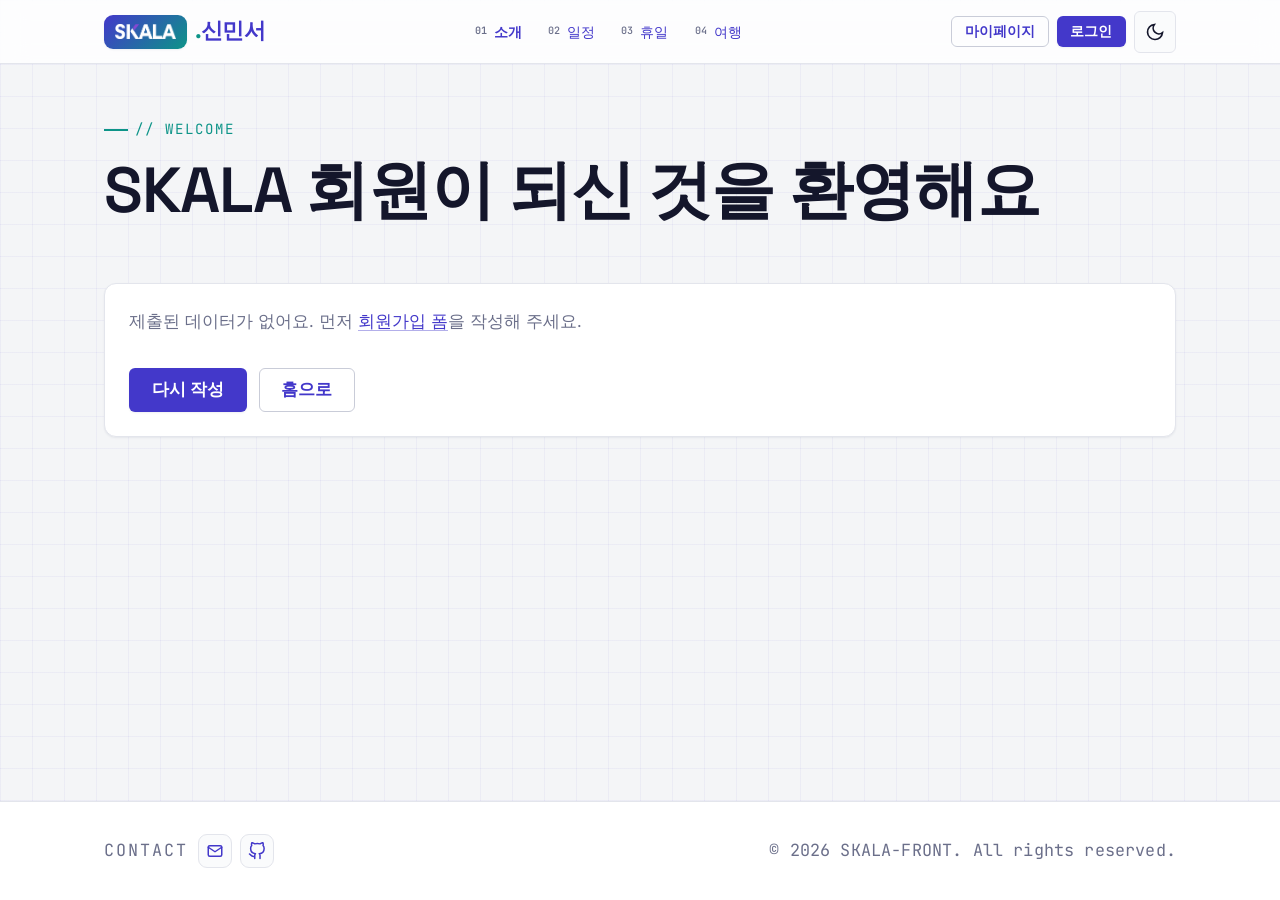
<file: html/signUpResult.html>
<!DOCTYPE html>
<html lang="ko" data-theme="light">
<head>
  <meta charset="UTF-8" />
  <meta name="viewport" content="width=device-width, initial-scale=1.0" />
  <meta name="description" content="회원가입 폼에서 제출한 값을 확인하는 결과 페이지 — SKALA 신민서." />
  <meta name="author" content="신민서" />
  <meta name="color-scheme" content="light dark" />
  <meta name="theme-color" content="#4338ca" />
  <title>회원가입 결과 · SKALA.신민서</title>

  <link rel="icon" href="data:image/svg+xml,%3Csvg xmlns='http://www.w3.org/2000/svg' viewBox='0 0 32 32'%3E%3Crect width='32' height='32' rx='8' fill='%234338ca'/%3E%3Ctext x='16' y='22' font-family='monospace' font-size='16' font-weight='700' fill='white' text-anchor='middle'%3ES%3C/text%3E%3C/svg%3E" />

  <link rel="preconnect" href="https://fonts.googleapis.com" />
  <link rel="preconnect" href="https://fonts.gstatic.com" crossorigin />
  <link href="https://fonts.googleapis.com/css2?family=Inter:wght@400;500;600;700&family=Space+Grotesk:wght@400;500;600;700&family=JetBrains+Mono:wght@400;500;700&display=swap" rel="stylesheet" />
  <link rel="stylesheet" href="../css/style.css" />

  <!-- 다크모드 FOUC 방지 -->
  <script>
    (function () {
      try {
        var t = localStorage.getItem("skala-theme");
        if (!t) t = matchMedia("(prefers-color-scheme: dark)").matches ? "dark" : "light";
        document.documentElement.setAttribute("data-theme", t);
      } catch (e) {}
    })();
  </script>
</head>

<body class="page">
  <a class="skip-link" href="#main">본문으로 건너뛰기</a>

  <header class="site-header">
    <div class="container">
      <a class="brand" href="../index.html" aria-label="SKALA 신민서 홈">
        <span class="brand__logo" aria-hidden="true"><img src="../media/skala-logo.png" alt="" /></span>
        <span><span class="brand__dot">.</span>신민서</span>
      </a>
      <nav class="nav" data-nav aria-label="주요 메뉴">
        <ul class="nav__list">
          <li><a class="nav__link" href="myProfile.html"><span class="idx">01</span> 소개</a></li>
          <li><a class="nav__link" href="myClass.html"><span class="idx">02</span> 일정</a></li>
          <li><a class="nav__link" href="myHoliday.html"><span class="idx">03</span> 휴일</a></li>
          <li><a class="nav__link" href="myTrip.html"><span class="idx">04</span> 여행</a></li>
        </ul>
      </nav>
      <div class="header-actions">
        <span class="auth-user" data-auth-user hidden></span>
        <a class="btn btn--ghost btn--sm" href="myPage.html" data-mypage-link>마이페이지</a>
        <button class="btn btn--sm" type="button" data-auth-btn>로그인</button>
        <button class="icon-btn" type="button" data-theme-toggle aria-pressed="false" aria-label="다크 모드로 전환" title="다크 모드">
          <svg class="icon-moon" viewBox="0 0 24 24" fill="none" stroke="currentColor" stroke-width="2" aria-hidden="true"><path d="M21 12.8A9 9 0 1 1 11.2 3a7 7 0 0 0 9.8 9.8z"/></svg>
          <svg class="icon-sun" viewBox="0 0 24 24" fill="none" stroke="currentColor" stroke-width="2" aria-hidden="true"><circle cx="12" cy="12" r="4"/><path d="M12 2v2M12 20v2M4.9 4.9l1.4 1.4M17.7 17.7l1.4 1.4M2 12h2M20 12h2M4.9 19.1l1.4-1.4M17.7 6.3l1.4-1.4"/></svg>
        </button>
        <button class="nav-toggle" type="button" data-nav-toggle aria-expanded="false" aria-label="메뉴 열기">
          <svg viewBox="0 0 24 24" width="22" height="22" fill="none" stroke="currentColor" stroke-width="2" aria-hidden="true"><path d="M3 6h18M3 12h18M3 18h18"/></svg>
        </button>
      </div>
    </div>
  </header>

  <main id="main">
    <div class="container">

      <section class="page-hero" aria-labelledby="r-title">
        <p class="eyebrow">// Welcome</p>
        <h1 id="r-title">SKALA 회원이 되신 것을 환영해요</h1>
      </section>

      <section class="section" aria-labelledby="summary">
        <h2 id="summary" class="sr-only">제출 값 요약</h2>
        <div class="card">
          <!-- 결과가 여기에 렌더링됩니다 -->
          <div id="result"></div>
          <div class="form-actions mt-6">
            <a class="btn" href="signUp.html">다시 작성</a>
            <a class="btn btn--ghost" href="../index.html">홈으로</a>
          </div>
        </div>
      </section>

    </div>
  </main>

  <!-- ============================ 푸터 ============================ -->
  <footer class="site-footer">
    <div class="container">
      <address class="foot-contact">
        <span class="foot-contact__label">Contact</span>
        <a class="foot-ico" href="mailto:msshin132529@gmail.com" aria-label="이메일 보내기" title="msshin132529@gmail.com">
          <svg viewBox="0 0 24 24" width="18" height="18" fill="none" stroke="currentColor" stroke-width="2" stroke-linecap="round" stroke-linejoin="round" aria-hidden="true"><rect x="3" y="5" width="18" height="14" rx="2"/><path d="m3 7 9 6 9-6"/></svg>
        </a>
        <a class="foot-ico" href="https://github.com/siamin20" target="_blank" rel="noopener" aria-label="GitHub 프로필 (새 창)" title="github.com/siamin20">
          <svg viewBox="0 0 24 24" width="18" height="18" fill="none" stroke="currentColor" stroke-width="2" stroke-linecap="round" stroke-linejoin="round" aria-hidden="true"><path d="M9 19c-5 1.5-5-2.5-7-3m14 6v-3.87a3.37 3.37 0 0 0-.94-2.61c3.14-.35 6.44-1.54 6.44-7A5.44 5.44 0 0 0 20 4.77 5.07 5.07 0 0 0 19.91 1S18.73.65 16 2.48a13.38 13.38 0 0 0-7 0C6.27.65 5.09 1 5.09 1A5.07 5.07 0 0 0 5 4.77a5.44 5.44 0 0 0-1.5 3.78c0 5.42 3.3 6.61 6.44 7A3.37 3.37 0 0 0 9 18.13V22"/></svg>
        </a>
      </address>
      <p class="foot-meta">&copy; <time datetime="2026">2026</time> SKALA-FRONT. All rights reserved.</p>
    </div>
  </footer>

  <button class="to-top" type="button" data-to-top aria-label="맨 위로 이동">
    <svg viewBox="0 0 24 24" width="20" height="20" fill="none" stroke="currentColor" stroke-width="2.5" aria-hidden="true"><path d="M12 19V5M5 12l7-7 7 7"/></svg>
  </button>

  <script src="../script/theme.js"></script>
  <script src="../script/app.js"></script>
  <script src="../script/auth.js"></script>

  <!-- GET 쿼리스트링을 파싱해 결과 렌더 -->
  <script>
    (function () {
      var box = document.getElementById("result");
      if (!box) return;

      var params = new URLSearchParams(location.search);

      // 필드 키 → 한글 라벨 (표시 순서 = 정의 순서)
      var labels = {
        userId: "아이디", userEmail: "이메일", emailDomain: "이메일 도메인",
        userEmail2: "보조 이메일",
        userName: "이름", userBirth: "생년월일", userTel: "전화번호",
        userSite: "포트폴리오·블로그", gradYear: "졸업(예정) 연도", city: "거주 지역",
        job: "희망 직군",
        gender: "성별", interest: "관심 분야", exp: "개발 경력", themeColor: "프로필 색상",
        avatar: "프로필 이미지", intro: "자기소개",
        agreeTos: "이용약관 동의", agreePrivacy: "개인정보 수집·이용 동의"
      };
      var expLabel = function (v) { v = +v; return v === 0 ? "신입" : v >= 10 ? "10년 이상" : v + "년"; };
      // 가입 시 저장된 프로필(아바타 등)을 auth 저장소에서 읽어 보강
      var stored = (window.SkalaAuth && params.get("userId")) ? SkalaAuth.getUser(params.get("userId")) : null;
      var hasAvatar = !!(stored && stored.avatar);
      var EMPTY = "미입력";

      // 직접 방문(쿼리 없음) 처리
      if ([...params.keys()].length === 0) {
        box.innerHTML =
          '<p class="text-muted">제출된 데이터가 없어요. 먼저 <a href="signUp.html">회원가입 폼</a>을 작성해 주세요.</p>';
        return;
      }

      var esc = function (s) {
        return String(s).replace(/[&<>"]/g, function (c) {
          return { "&": "&amp;", "<": "&lt;", ">": "&gt;", '"': "&quot;" }[c];
        });
      };

      var dl = document.createElement("dl");

      Object.keys(labels).forEach(function (key) {
        if (!params.has(key)) return;

        var values = params.getAll(key); // 체크박스 등 다중 값 대응
        var display;

        if (key === "userEmail") {
          var domain = params.get("emailDomain");
          display = values[0] ? (esc(values[0]) + (domain ? "@" + esc(domain) : "")) : EMPTY;
        } else if (key === "emailDomain") {
          return; // 이메일에 합쳐서 표시했으므로 건너뜀
        } else if (key === "exp") {
          display = expLabel(values[0]);
        } else if (key === "agreeTos" || key === "agreePrivacy") {
          display = "동의함 ✓";
        } else if (key === "themeColor") {
          if (hasAvatar) return; // 프로필 이미지를 넣었으면 색상은 생략
          display = '<span style="display:inline-block;width:1.05em;height:1.05em;border-radius:4px;vertical-align:-2px;border:1px solid var(--border);background:' + esc(values[0]) + '"></span>';
        } else if (key === "avatar") {
          // 파일명 대신 실제 저장된 썸네일 이미지를 표시
          display = hasAvatar
            ? '<img src="' + stored.avatar + '" alt="프로필 이미지" style="width:56px;height:56px;border-radius:var(--radius-sm);object-fit:cover;border:1px solid var(--border);vertical-align:middle">'
            : EMPTY;
        } else if (key === "interest") {
          var iMap = { aiml: "AI/ML", backend: "백엔드", frontend: "프론트엔드", data: "데이터", cloud: "클라우드/인프라" };
          display = values.map(function (v) { return esc(iMap[v] || v); }).join(", ") || EMPTY;
        } else {
          display = values.map(esc).join(", ") || EMPTY;
        }

        var dt = document.createElement("dt");
        dt.textContent = labels[key];
        var dd = document.createElement("dd");
        dd.innerHTML = display;
        dl.appendChild(dt);
        dl.appendChild(dd);
      });

      box.innerHTML = '<p class="badge badge--live"><span class="dot" aria-hidden="true"></span> 가입 완료</p>';
      box.appendChild(dl);

      // 가입 완료 축하 컨페티 (reduced-motion이면 생략)
      celebrate();

      function celebrate() {
        if (matchMedia("(prefers-reduced-motion: reduce)").matches) return;
        var c = document.createElement("canvas");
        c.style.cssText = "position:fixed;inset:0;pointer-events:none;z-index:9999";
        document.body.appendChild(c);
        var ctx = c.getContext("2d"), W, H;
        function resize() { W = c.width = window.innerWidth; H = c.height = window.innerHeight; }
        resize();
        window.addEventListener("resize", resize);
        var colors = ["#4338ca", "#0d9488", "#7c3aed", "#f59e0b", "#e11d48", "#0284c7"];
        var parts = [];
        for (var i = 0; i < 150; i++) {
          parts.push({
            x: Math.random() * W, y: -20 - Math.random() * H * 0.4,
            r: 5 + Math.random() * 7, c: colors[i % colors.length],
            vx: (Math.random() - 0.5) * 3, vy: 2 + Math.random() * 3.5,
            rot: Math.random() * 6.28, vr: (Math.random() - 0.5) * 0.3
          });
        }
        var start = null, DUR = 2800;
        function frame(t) {
          if (start === null) start = t;
          ctx.clearRect(0, 0, W, H);
          parts.forEach(function (p) {
            p.x += p.vx; p.y += p.vy; p.vy += 0.045; p.rot += p.vr;
            ctx.save(); ctx.translate(p.x, p.y); ctx.rotate(p.rot);
            ctx.fillStyle = p.c; ctx.fillRect(-p.r / 2, -p.r / 2, p.r, p.r * 0.6);
            ctx.restore();
          });
          if (t - start < DUR) requestAnimationFrame(frame);
          else { window.removeEventListener("resize", resize); c.remove(); }
        }
        requestAnimationFrame(frame);
      }
    })();
  </script>
</body>
</html>
</file>
<file: css/style.css>
/* =====================================================================
   style.css — SKALA-FRONT 메인 스타일시트 (진입점)
   대규모 스타일을 역할별 파일로 쪼개고 @import 로 하나로 합친다.
   (강의자료: "모듈화(Import) — 스타일시트를 여러 파일로 쪼개어 관리")
   로드 순서 = 캐스케이드 순서이므로 tokens → base → layout → ... 순서 유지.
   ===================================================================== */
@import url("tokens.css");
@import url("base.css");
@import url("layout.css");
@import url("components.css");
@import url("dashboard.css");
@import url("animations.css");
@import url("utilities.css");
</file>
